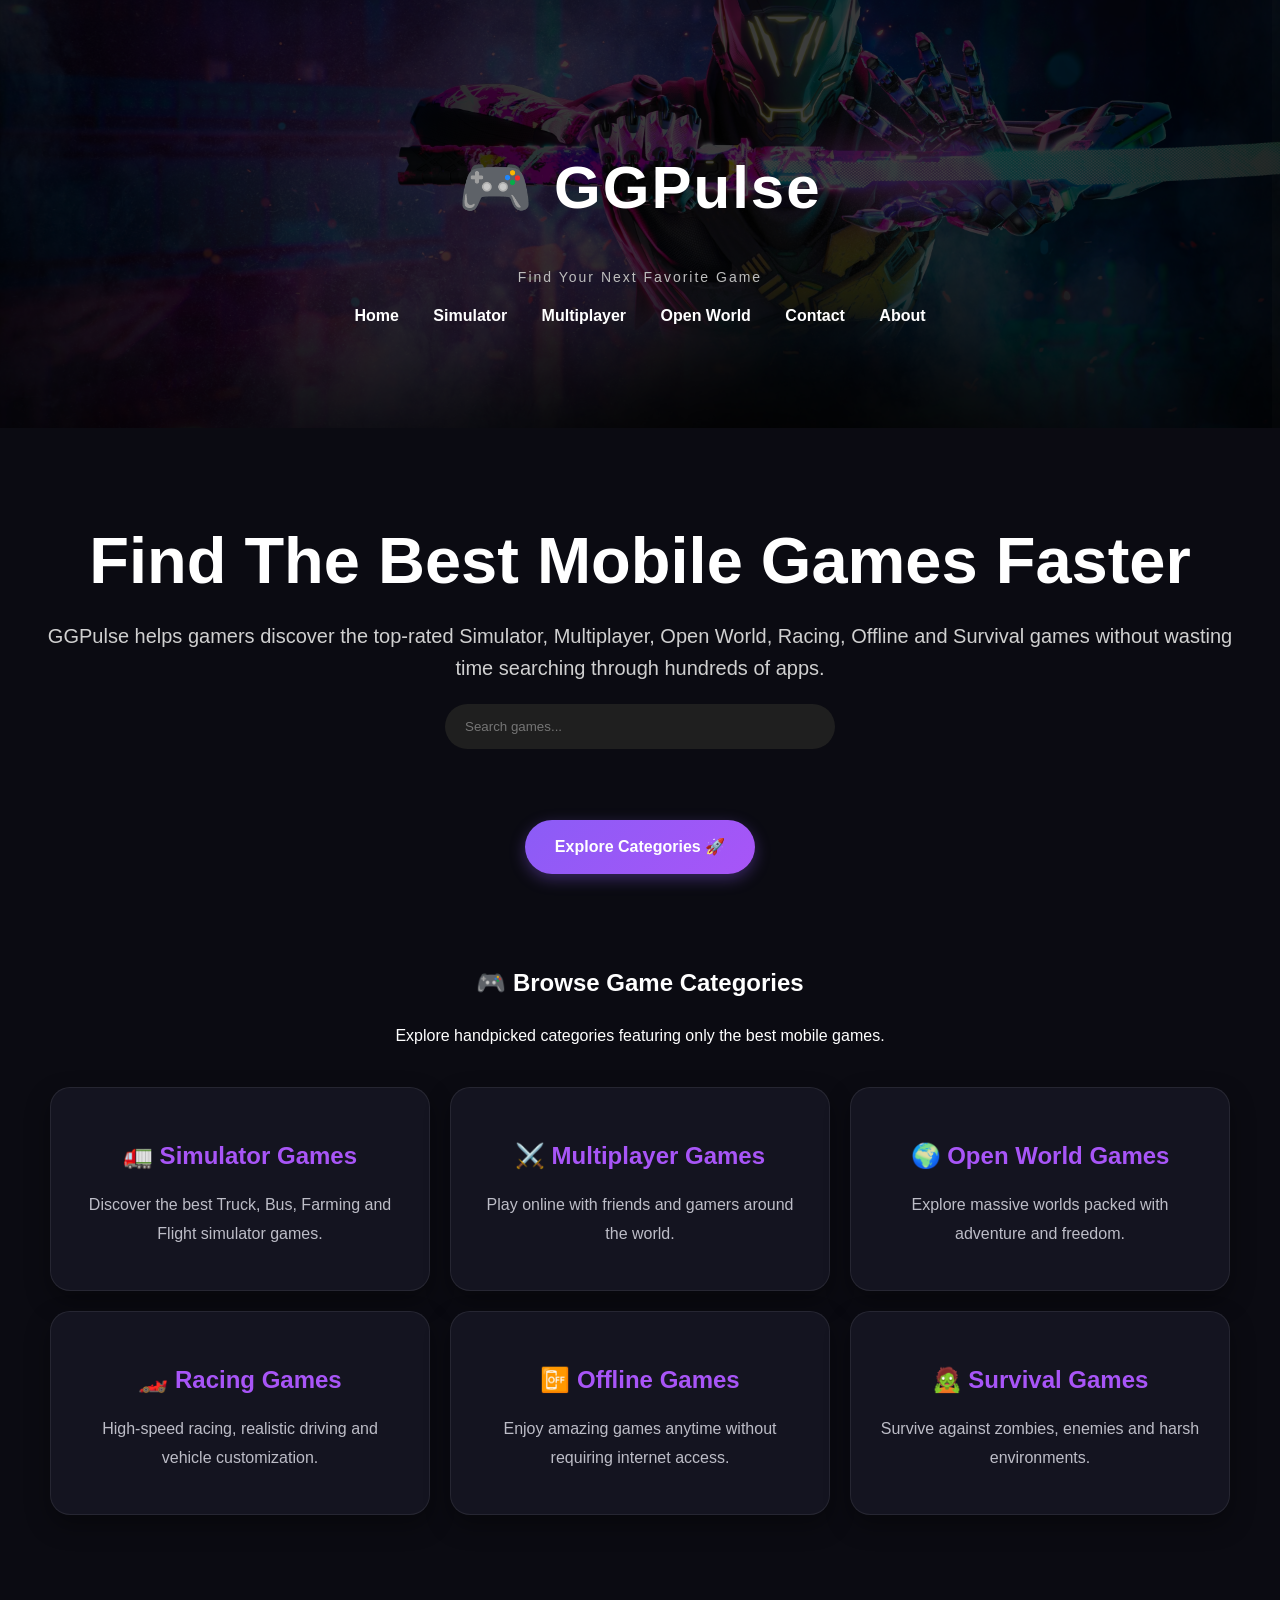
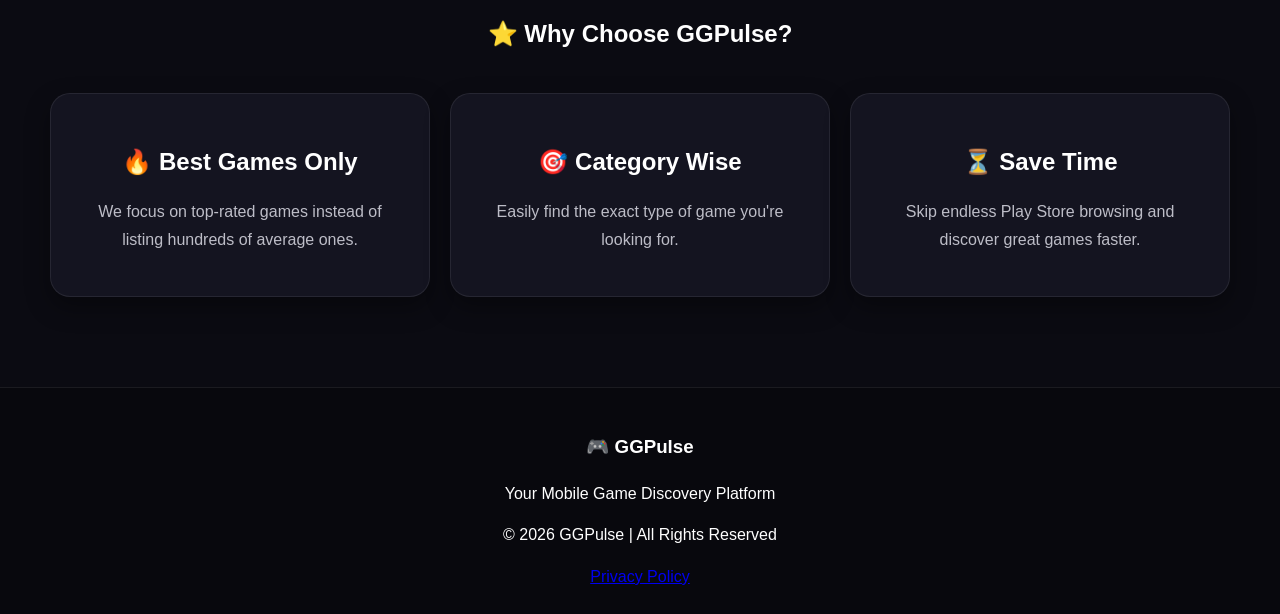
<file: index.html>
<!DOCTYPE html>
<html>
<head>
    <!-- Google tag (gtag.js) -->
<script async src="https://www.googletagmanager.com/gtag/js?id=G-76YKBPW0EF"></script>
<script>
  window.dataLayer = window.dataLayer || [];
  function gtag(){dataLayer.push(arguments);}
  gtag('js', new Date());

  gtag('config', 'G-76YKBPW0EF');
</script>
    <meta charset="UTF-8">
    <meta name="google-site-verification" content="6n55_hObLuISWmlCdFBHnaRIfezNGNiHnFcijkeArFs" />

    <title>GGPulse - Find The Best Mobile Games</title>

    <meta name="viewport" content="width=device-width, initial-scale=1.0">

    <link rel="icon" type="image/png" href="images/favicon.png">
    <link rel="stylesheet" href="css/style.css">
</head>

<body>

<header>

    <h1 class="logo">🎮 GGPulse</h1>

    <p class="tagline">
        Find Your Next Favorite Game
    </p>

    <nav>
        <a href="index.html">Home</a>
        <a href="simulator.html">Simulator</a>
        <a href="multiplayer.html">Multiplayer</a>
        <a href="openworld.html">Open World</a>
        <a href="contact.html">Contact</a>
        <a href="about.html">About</a>
    </nav>

</header>

<section class="hero-banner">

    <h2>
        Find The Best Mobile Games Faster
    </h2>

    <p>
        GGPulse helps gamers discover the top-rated
        Simulator, Multiplayer, Open World, Racing,
        Offline and Survival games without wasting
        time searching through hundreds of apps.
    </p>

    <input
        type="text"
        placeholder="Search games..."
        class="search-box"
        id="searchInput">
        <div id="searchResults"></div>

    <br><br>

    <a href="#categories" class="explore-btn">
        Explore Categories 🚀
    </a>

</section>

<section class="featured" id="categories">

    <h2>🎮 Browse Game Categories</h2>

    <p>
        Explore handpicked categories featuring only
        the best mobile games.
    </p>

    <div class="cards">

        <div class="card">
            <h3>
                <a href="simulator.html">
                    🚛 Simulator Games
                </a>
            </h3>

            <p>
                Discover the best Truck, Bus,
                Farming and Flight simulator games.
            </p>
        </div>

        <div class="card">
            <h3>
                <a href="multiplayer.html">
                    ⚔️ Multiplayer Games
                </a>
            </h3>

            <p>
                Play online with friends and gamers
                around the world.
            </p>
        </div>

        <div class="card">
            <h3>
                <a href="openworld.html">
                    🌍 Open World Games
                </a>
            </h3>

            <p>
                Explore massive worlds packed with
                adventure and freedom.
            </p>
        </div>

        <div class="card">
            <h3>
                <a href="racing.html">
                    🏎️ Racing Games
                </a>
            </h3>

            <p>
                High-speed racing, realistic driving
                and vehicle customization.
            </p>
        </div>

        <div class="card">
            <h3>
                <a href="offline.html">
                    📴 Offline Games
                </a>
            </h3>

            <p>
                Enjoy amazing games anytime without
                requiring internet access.
            </p>
        </div>

        <div class="card">
            <h3>
                <a href="survival.html">
                    🧟 Survival Games
                </a>
            </h3>

            <p>
                Survive against zombies, enemies and
                harsh environments.
            </p>
        </div>

    </div>

</section>

<section class="featured">

    <h2>⭐ Why Choose GGPulse?</h2>

    <div class="cards">

        <div class="card">
            <h3>🔥 Best Games Only</h3>
            <p>
                We focus on top-rated games instead of
                listing hundreds of average ones.
            </p>
        </div>

        <div class="card">
            <h3>🎯 Category Wise</h3>
            <p>
                Easily find the exact type of game
                you're looking for.
            </p>
        </div>

        <div class="card">
            <h3>⏳ Save Time</h3>
            <p>
                Skip endless Play Store browsing and
                discover great games faster.
            </p>
        </div>

    </div>

</section>

<footer>

    <h3>🎮 GGPulse</h3>

    <p>
        Your Mobile Game Discovery Platform
    </p>

    <p>
        © 2026 GGPulse | All Rights Reserved
    </p>

    <a href="privacy.html">Privacy Policy</a>

</footer>

<script src="js/script.js"></script>

</body>
</html>
</file>
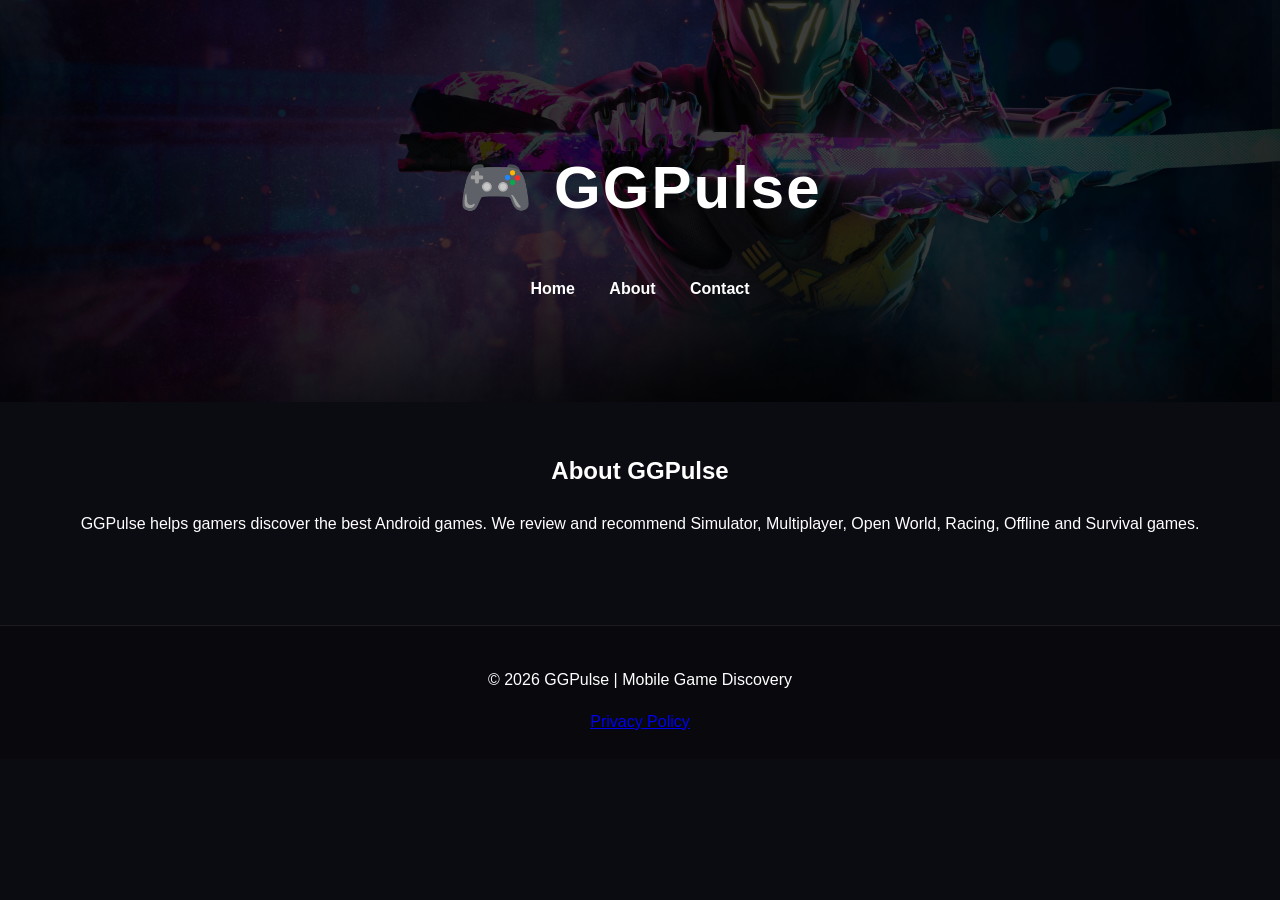
<file: about.html>
<!DOCTYPE html>
<html>
<head>
    <!-- Google tag (gtag.js) -->
<script async src="https://www.googletagmanager.com/gtag/js?id=G-76YKBPW0EF"></script>
<script>
  window.dataLayer = window.dataLayer || [];
  function gtag(){dataLayer.push(arguments);}
  gtag('js', new Date());

  gtag('config', 'G-76YKBPW0EF');
</script>
    <title>About - GGPulse</title>
    <link rel="stylesheet" href="css/style.css">
</head>
<body>

<header>
    <h1 class="logo">🎮 GGPulse</h1>

    <nav>
        <a href="index.html">Home</a>
        <a href="about.html">About</a>
        <a href="contact.html">Contact</a>
    </nav>
</header>

<section class="featured">

    <h2>About GGPulse</h2>

    <p>
        GGPulse helps gamers discover the best Android games.
        We review and recommend Simulator, Multiplayer,
        Open World, Racing, Offline and Survival games.
    </p>

</section>

<footer>
    <p>© 2026 GGPulse | Mobile Game Discovery</p>
     <a href="privacy.html">Privacy Policy</a>
</footer>

</body>
</html>
</file>
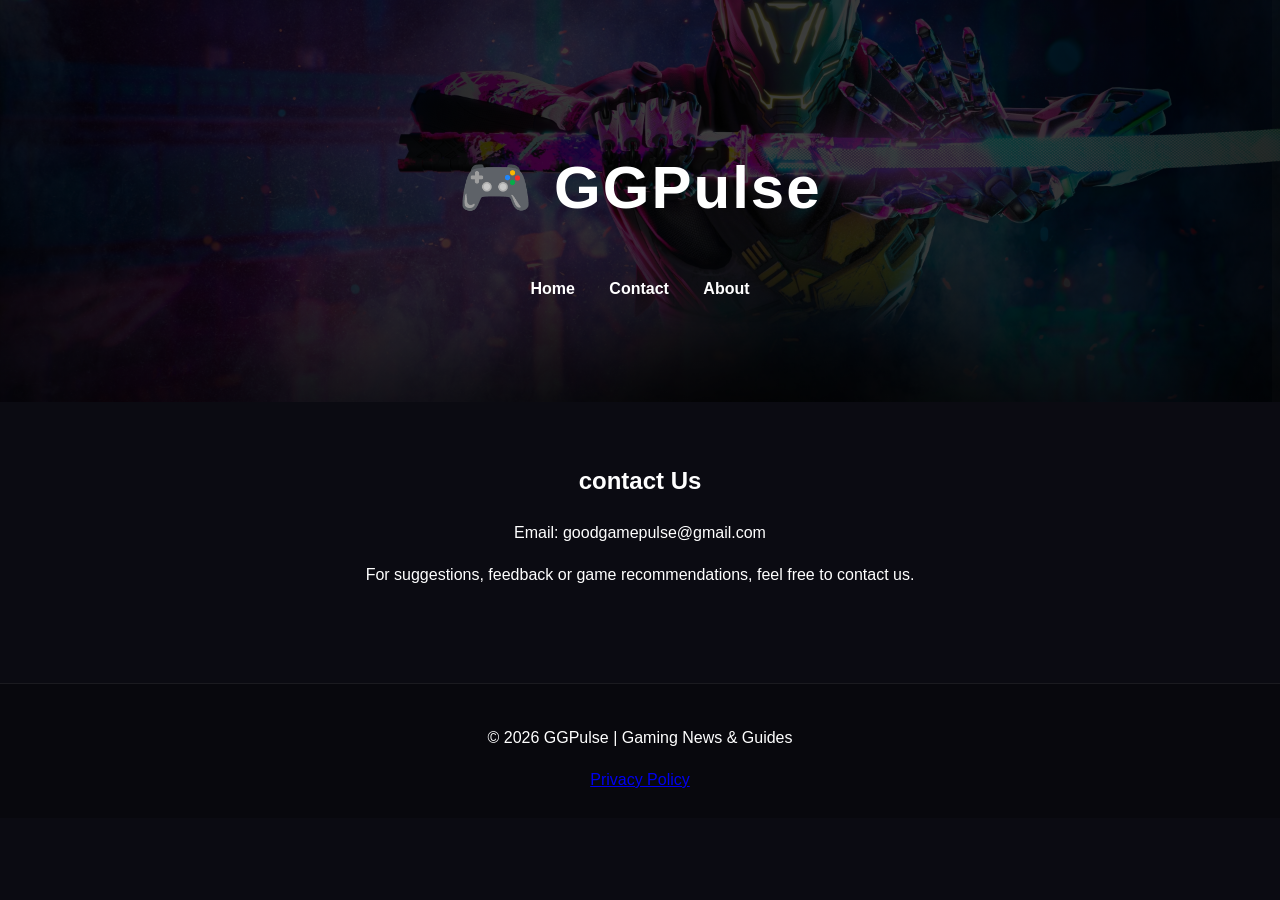
<file: contact.html>
<!DOCTYPE html>
<html>
<head>
    <!-- Google tag (gtag.js) -->
<script async src="https://www.googletagmanager.com/gtag/js?id=G-76YKBPW0EF"></script>
<script>
  window.dataLayer = window.dataLayer || [];
  function gtag(){dataLayer.push(arguments);}
  gtag('js', new Date());

  gtag('config', 'G-76YKBPW0EF');
</script>
    <title>Contact - GGPulse</title>
    <link rel="icon" type="image/png"
    href="images/favicon.png">
    <link rel="stylesheet" href="css/style.css">
</head>
<body>

<header>
    <h1 class="logo">🎮 GGPulse</h1>

    <nav>
        <a href="index.html">Home</a>
        <a href="contact.html">Contact</a>
        <a href="about.html">About</a>
    </nav>
</header>

<section class="contact-section">
    <h2>contact Us</h2>
    <p>Email: goodgamepulse@gmail.com</p>

    <p>For suggestions, feedback or game recommendations,
        feel free to contact us.</p>
</section>
<footer>
    <p>© 2026 GGPulse | Gaming News & Guides</p>
     <a href="privacy.html">Privacy Policy</a>
</footer>
</body>
</html>
</file>
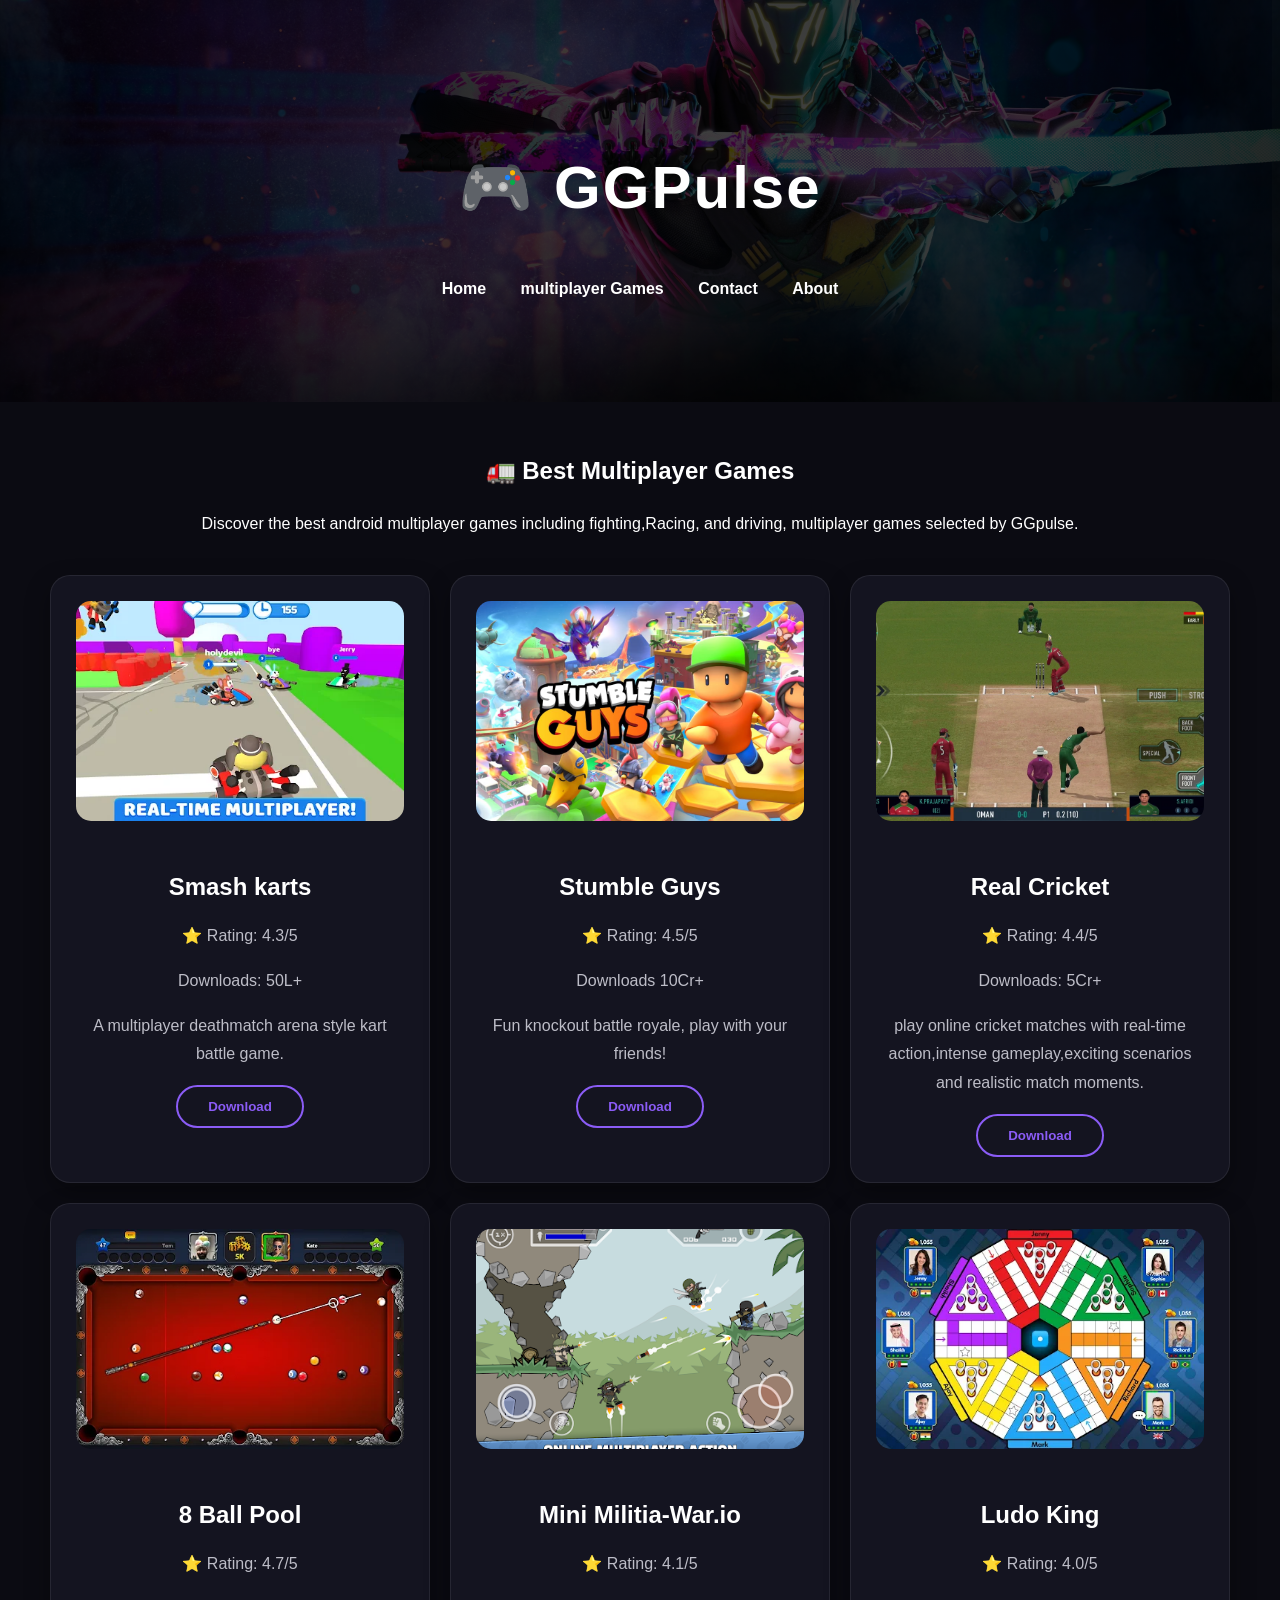
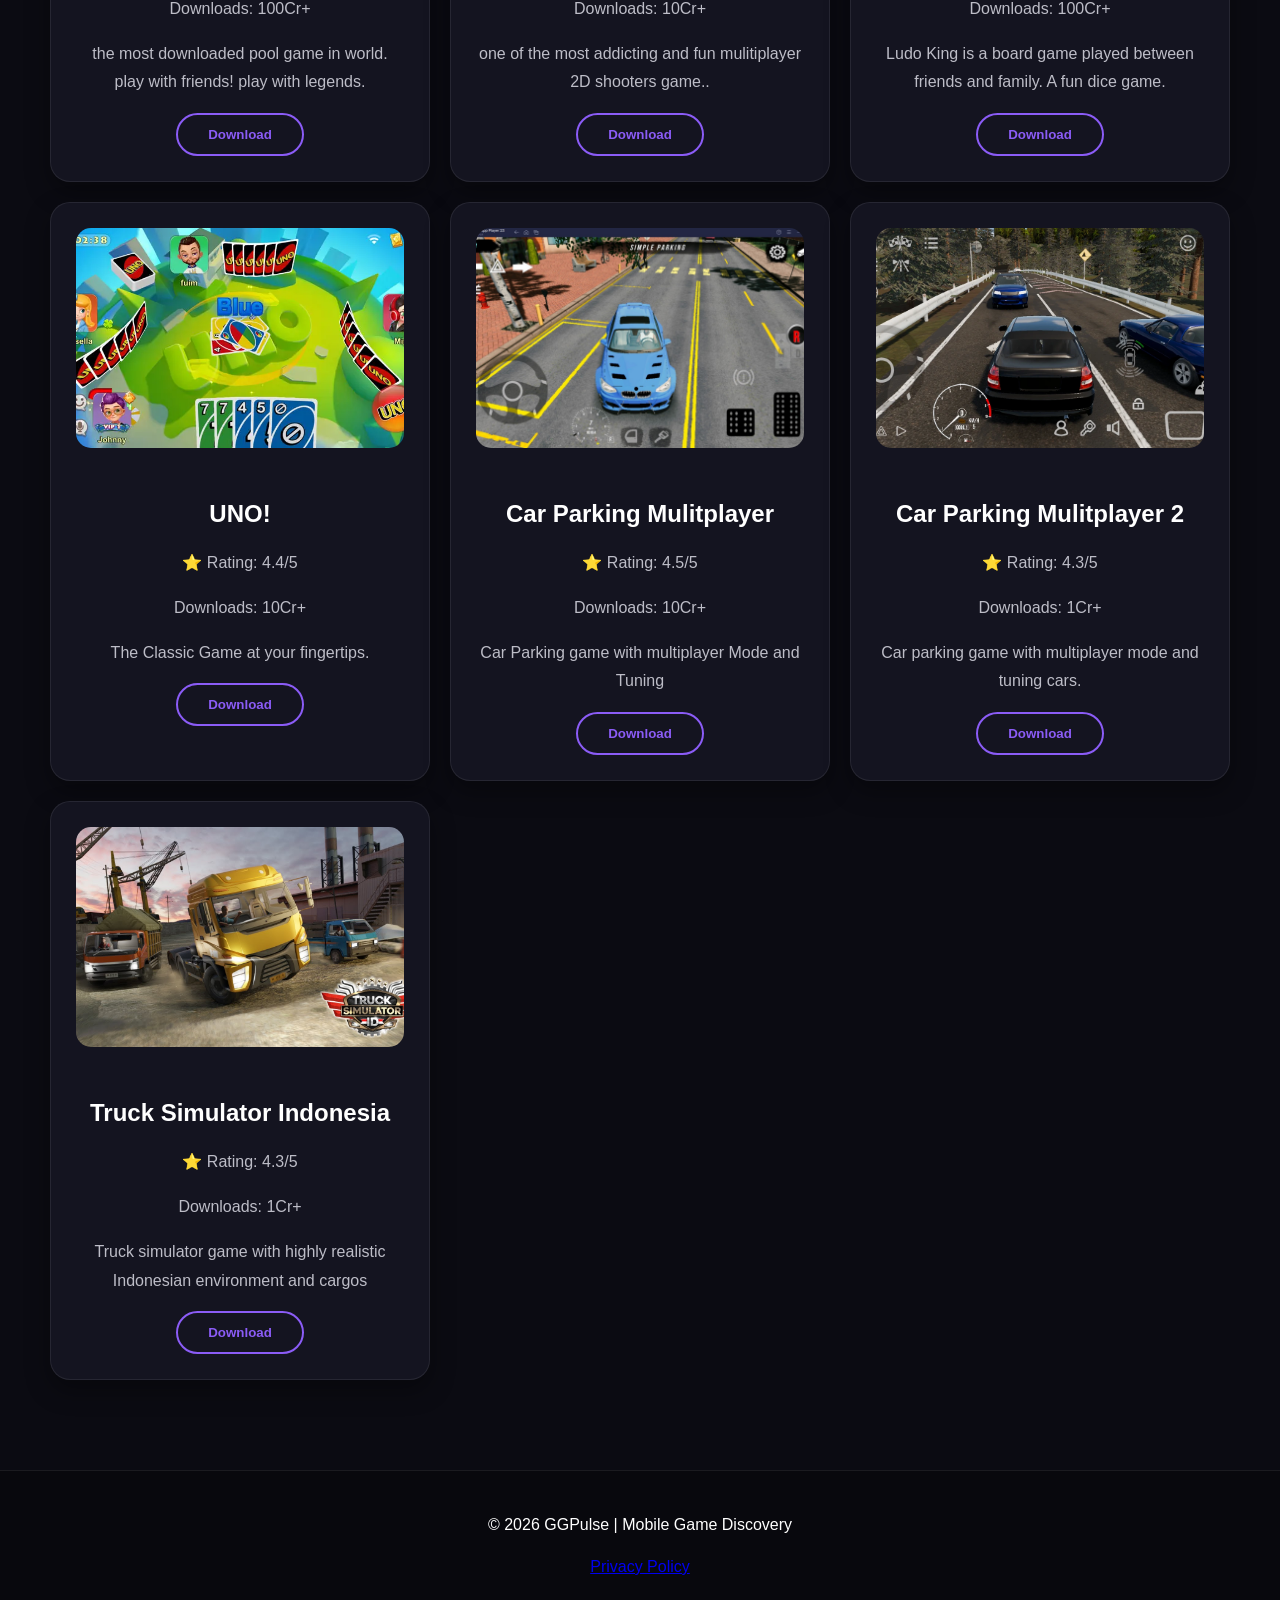
<file: multiplayer.html>
<!DOCTYPE html>
<html>
<head>
    <!-- Google tag (gtag.js) -->
<script async src="https://www.googletagmanager.com/gtag/js?id=G-76YKBPW0EF"></script>
<script>
  window.dataLayer = window.dataLayer || [];
  function gtag(){dataLayer.push(arguments);}
  gtag('js', new Date());

  gtag('config', 'G-76YKBPW0EF');
</script>
    <meta charset="UTF-8">
    <title> Best Multiplayer Games for Android | GGPulse</title>
    <meta name="description" 
    content="Find the best mulitiplayer games for 
    android to play online with friends and players worldwide.">
    <link rel="icon" type="image/png"
    href="images/favicon.png">
    <link rel="stylesheet" href="css/style.css">
</head>
<body>

<header>
    <h1 class="logo">🎮 GGPulse</h1>

    <nav>
        <a href="index.html">Home</a>
        <a href="multiplayer.html">multiplayer Games</a>
        <a href="contact.html">Contact</a>
        <a href="about.html">About</a>
    </nav>
</header>

<section class="featured">

    <h2>🚛 Best Multiplayer Games</h2>
    <p>
        Discover the best android multiplayer games including fighting,Racing,
        and driving, multiplayer games selected by GGpulse.
    </p>

    <div class="cards">

        <div class="card">
            <img src="images/smash.jpg"
         alt="Smash karts">
            <h3>Smash karts</h3>
            <p>⭐ Rating: 4.3/5</p>
            <p>Downloads: 50L+</p>
            <p>A multiplayer deathmatch arena style kart battle game.</p>
            <a href="https://play.google.com/store/apps/details?id=com.tallteam.citychase"
            target="_blank">
                <button class="download-btn">Download</button>
            </a>
        </div>

        <div class="card">
            <img src="images/stumble.jpg"
         alt="Stumble Guys">
            <h3>Stumble Guys</h3>
            <p>⭐ Rating: 4.5/5</p>
            <p>Downloads 10Cr+</p>
            <p>Fun knockout battle royale, play with your friends!</p>
            <a href="https://play.google.com/store/apps/details?id=com.kitkagames.fallbuddies"
            target="_blank">
                <button class="download-btn">Download</button>
            </a>
        </div>

        <div class="card">
            <img src="images/real.jpg"
         alt="Real Cricket">
            <h3>Real Cricket</h3>
            <p>⭐ Rating: 4.4/5</p>
            <p>Downloads: 5Cr+</p>
            <p>play online cricket matches with real-time action,intense gameplay,exciting 
                scenarios and realistic match moments.</p>
            <a href="https://play.google.com/store/apps/details?id=com.kitkagames.fallbuddies"
            target="_blank">
                <button class="download-btn">Download</button>
            </a>
        </div>

        <div class="card">
            <img src="images/8ball.jpg"
         alt="8 Ball Pool">
            <h3>8 Ball Pool</h3>
            <p>⭐ Rating: 4.7/5</p>
            <p>Downloads: 100Cr+</p>
            <p>the most downloaded pool game in world.
                play with friends! play with legends. </p>
            <a href="https://play.google.com/store/apps/details?id=com.miniclip.eightballpool"
            target="_blank">
                <button class="download-btn">Download</button>
            </a>
        </div>

         <div class="card">
            <img src="images/mini.jpg"
         alt="Mini Militia-War.io">
            <h3>Mini Militia-War.io</h3>
            <p>⭐ Rating: 4.1/5</p>
            <p>Downloads: 10Cr+</p>
            <p>one of the most addicting and fun mulitiplayer 2D shooters game..</p>
            <a href="https://play.google.com/store/apps/details?id=com.appsomniacs.da2"
            target="_blank">
                <button class="download-btn">Download</button>
            </a>
        </div>

         <div class="card">
            <img src="images/ludo.jpg"
         alt="Ludo King">
            <h3>Ludo King</h3>
            <p>⭐ Rating: 4.0/5</p>
            <p>Downloads: 100Cr+</p>
            <p>Ludo King is a board game played between friends and family. A fun dice game.</p>
            <a href="https://play.google.com/store/apps/details?id=com.appsomniacs.da2"
            target="_blank">
                <button class="download-btn">Download</button>
            </a>
        </div>

         <div class="card">
            <img src="images/uno.jpg"
         alt="UNO!">
            <h3>UNO!</h3>
            <p>⭐ Rating: 4.4/5</p>
            <p>Downloads: 10Cr+</p>
            <p>The Classic Game at your fingertips.</p>
            <a href="https://play.google.com/store/apps/details?id=com.matteljv.uno"
            target="_blank">
                <button class="download-btn">Download</button>
            </a>
        </div>

         <div class="card">
            <img src="images/carpark.jpg"
         alt="Car Parking Mulitplayer">
            <h3>Car Parking Mulitplayer</h3>
            <p>⭐ Rating: 4.5/5</p>
            <p>Downloads: 10Cr+</p>
            <p>Car Parking game with multiplayer Mode and Tuning </p>
            <a href="https://play.google.com/store/apps/details?id=com.olzhas.carparking.multyplayer"
            target="_blank">
                <button class="download-btn">Download</button>
            </a>
        </div>

        <div class="card">
             <img src="images/carpark2.jpg"
         alt="Car Parking Mulitplayer 2">
            <h3>Car Parking Mulitplayer 2</h3>
            <p>⭐ Rating: 4.3/5</p>
            <p>Downloads: 1Cr+</p>
            <p>Car parking game with multiplayer mode and tuning cars. </p>
            <a href="https://play.google.com/store/apps/details?id=com.olzhas.carparking.multyplayer2"
            target="_blank">
                <button class="download-btn">Download</button>
            </a>
        </div>

        <div class="card">
             <img src="images/truckindonesia.jpg"
         alt="Truck Simulator Indonesia">
            <h3>Truck Simulator Indonesia</h3>
            <p>⭐ Rating: 4.3/5</p>
            <p>Downloads: 1Cr+</p>
            <p>Truck simulator game with highly 
            realistic Indonesian environment and cargos</p>
            <a href="https://play.google.com/store/apps/details?id=com.maleo.trucksimulatorid"
            target="_blank">
                <button class="download-btn">Download</button>
            </a>
        </div>

    </div>

</section>

<footer>
    <p>© 2026 GGPulse | Mobile Game Discovery</p>
     <a href="privacy.html">Privacy Policy</a>
</footer>

</body>
</html>
</file>
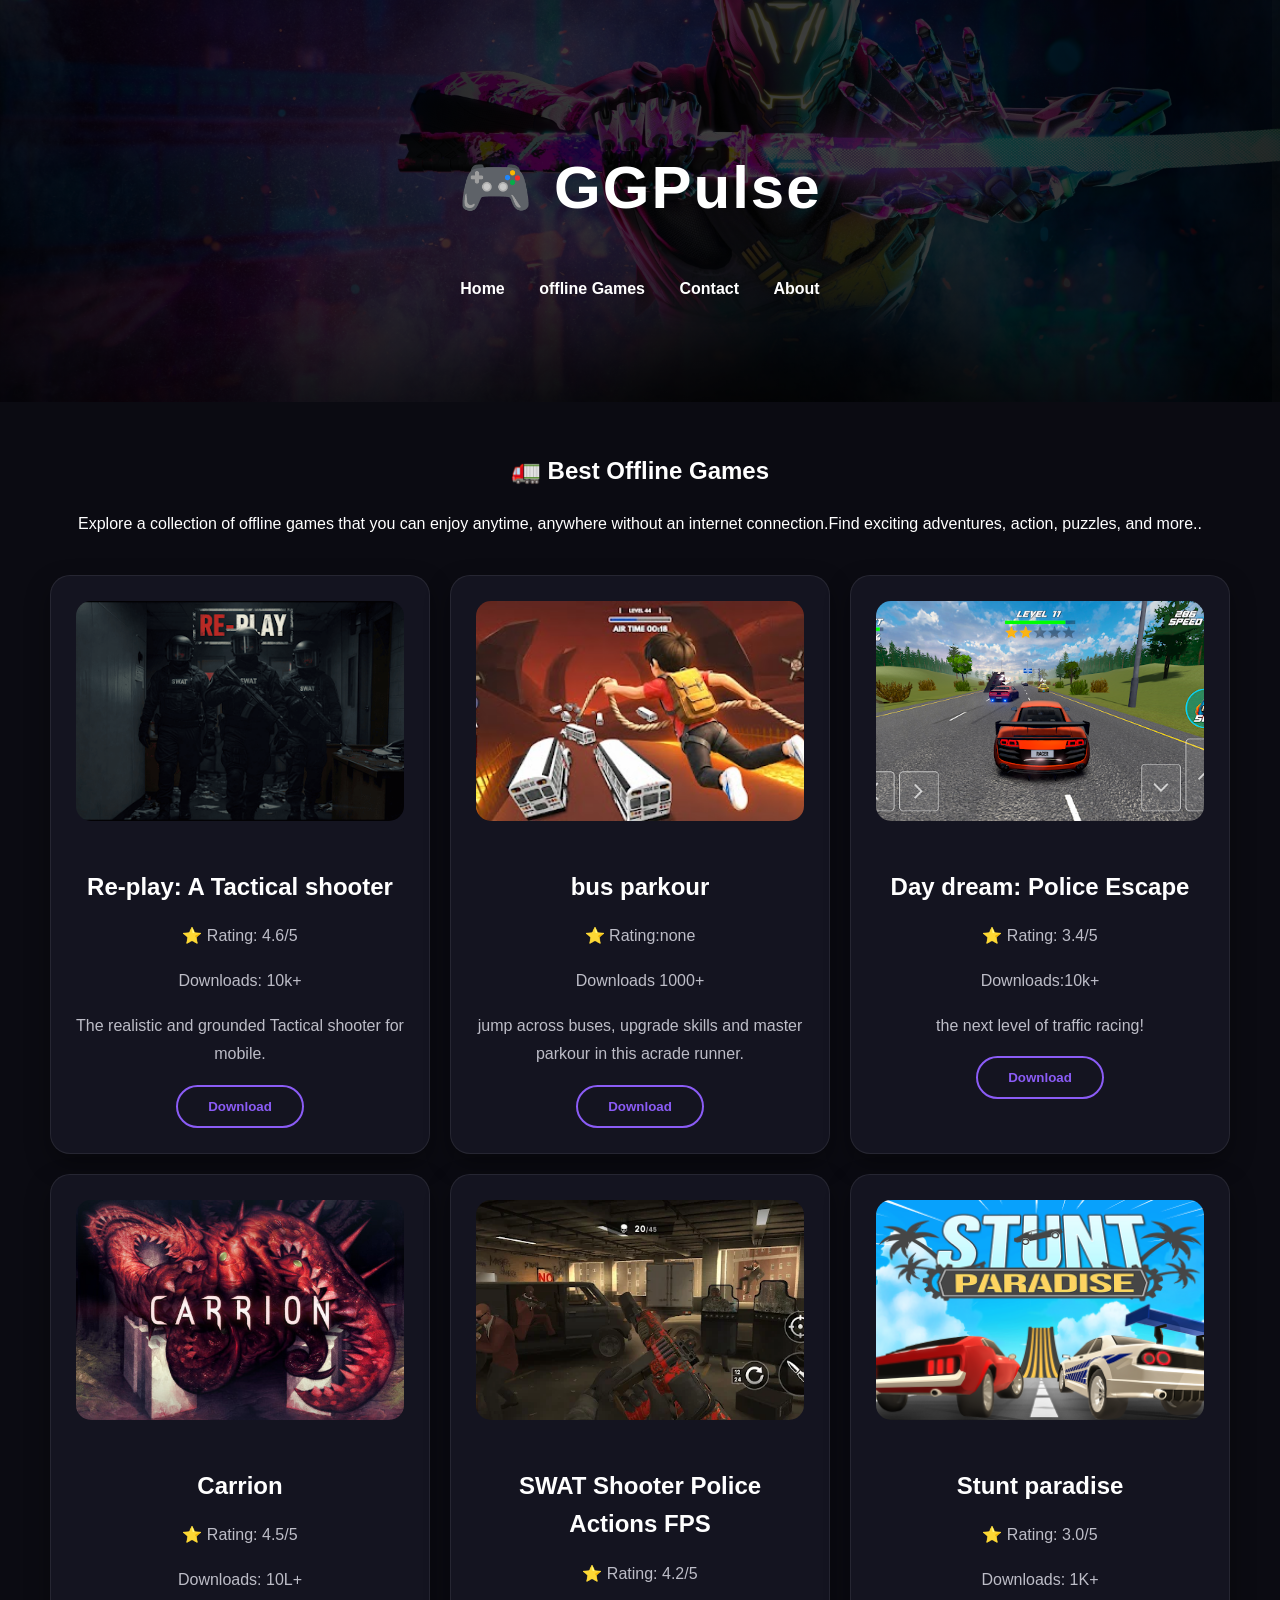
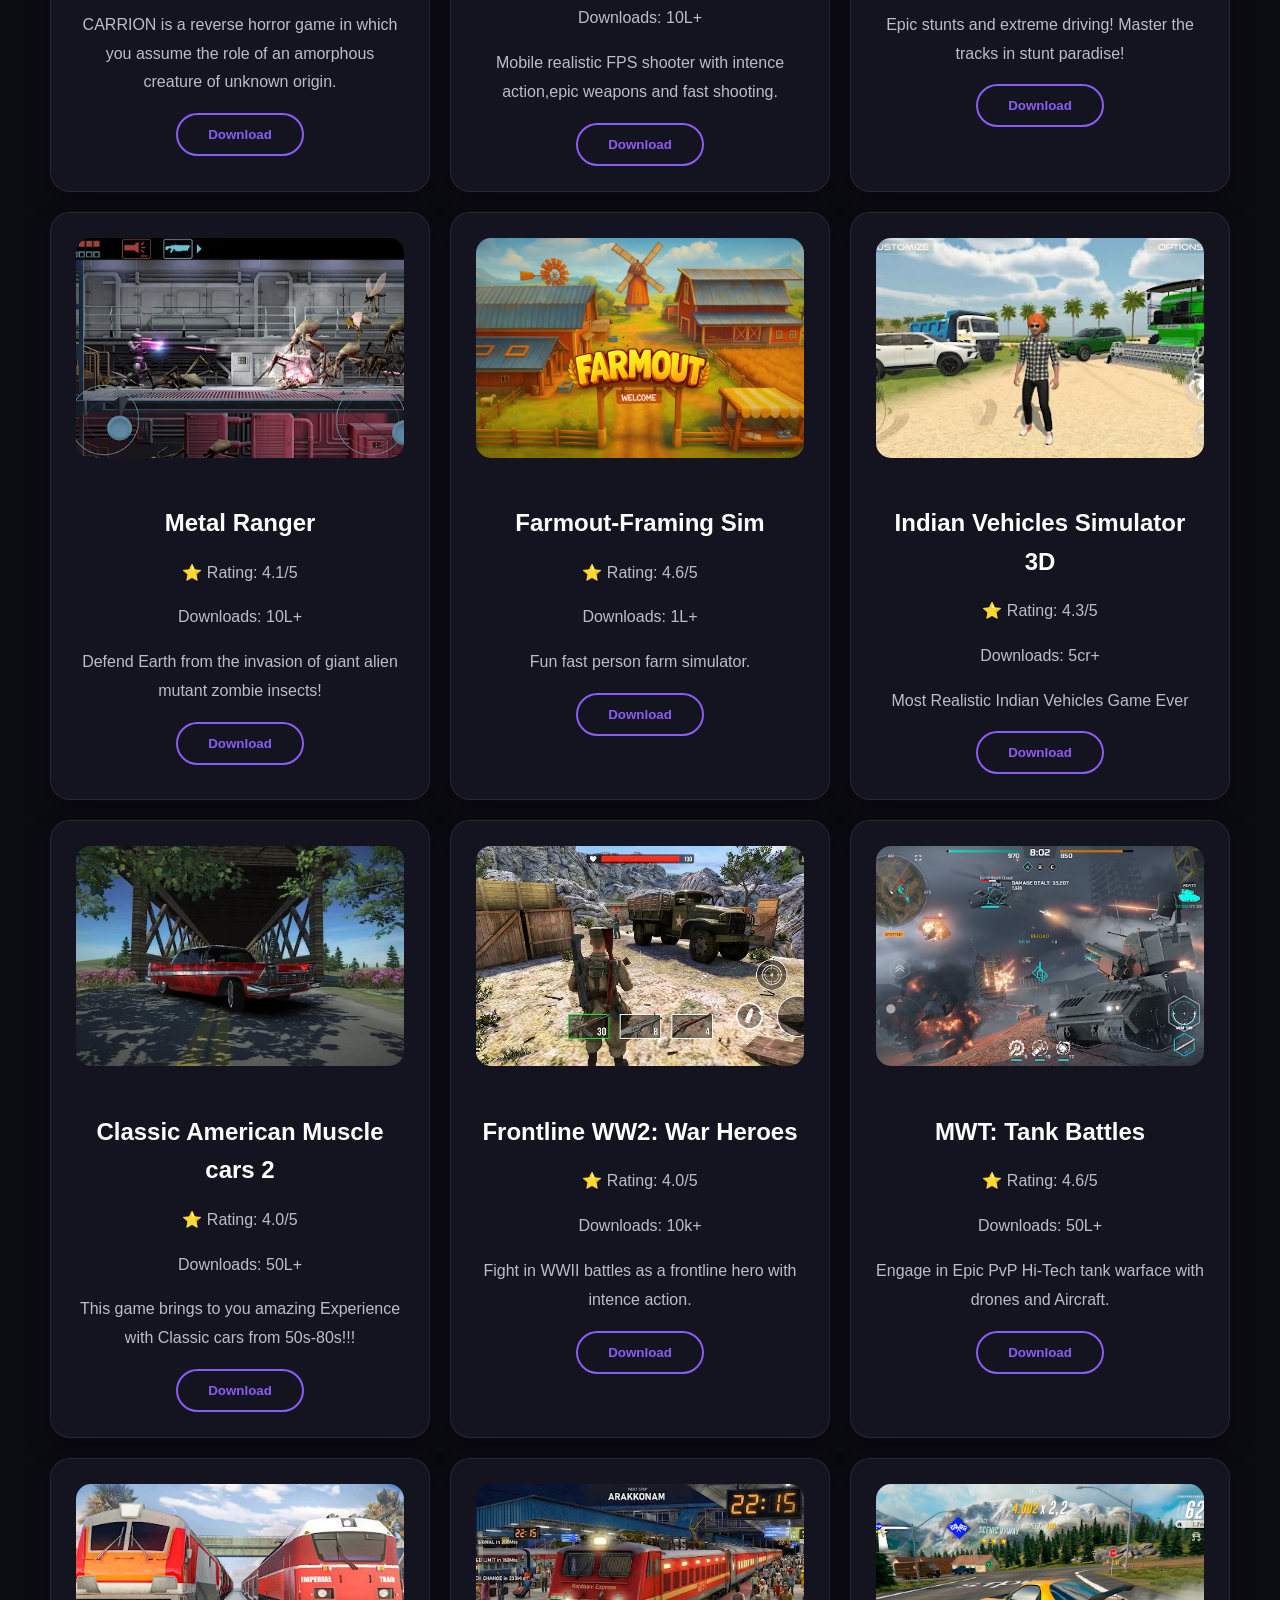
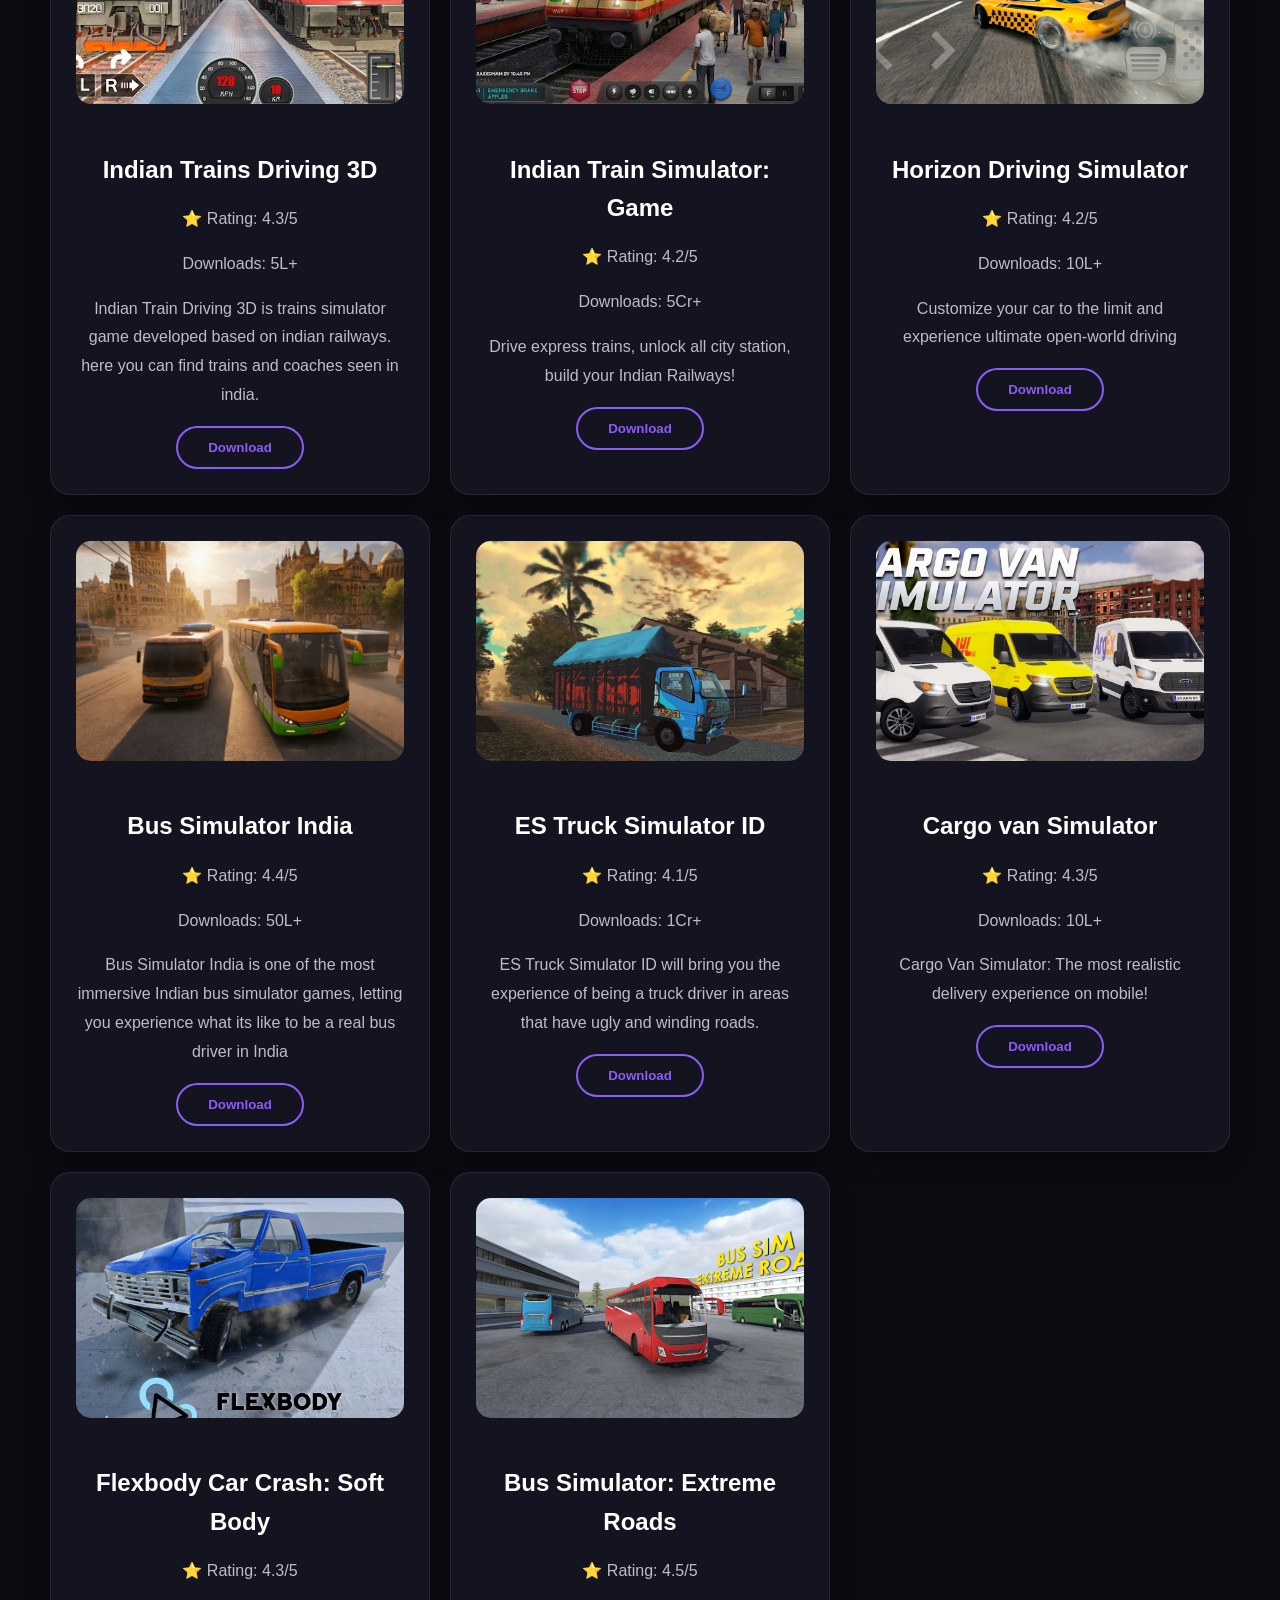
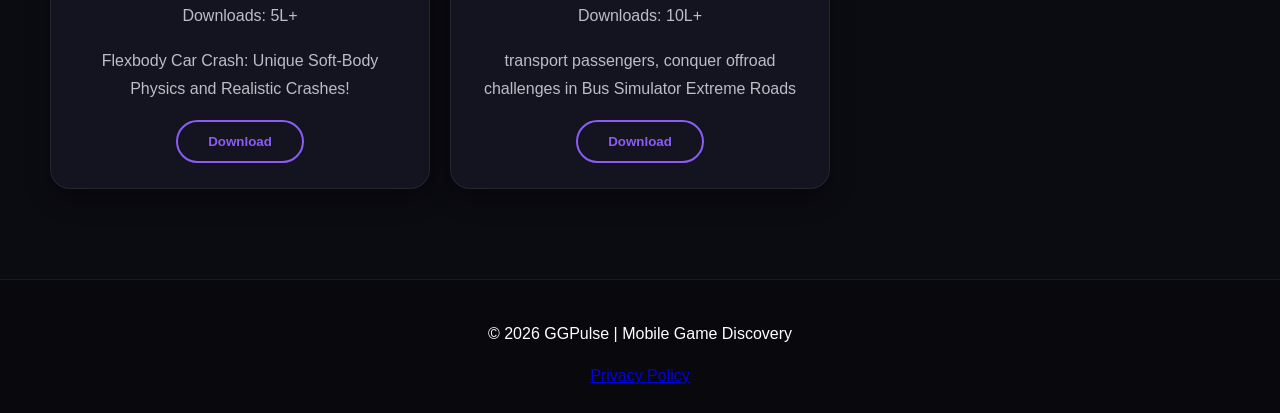
<file: offline.html>
<!DOCTYPE html>
<html>
<head>
    <!-- Google tag (gtag.js) -->
<script async src="https://www.googletagmanager.com/gtag/js?id=G-76YKBPW0EF"></script>
<script>
  window.dataLayer = window.dataLayer || [];
  function gtag(){dataLayer.push(arguments);}
  gtag('js', new Date());

  gtag('config', 'G-76YKBPW0EF');
</script>
    <meta charset="UTF-8">
    <title>Best Offline Games for Android | GGPulse</title>
     <meta name="description" 
    content="Find the best offline Android games
    that can be played without internet.">
    <link rel="icon" type="image/png"
    href="images/favicon.png">
    <link rel="stylesheet" href="css/style.css">
</head>
<body>

<header>
    <h1 class="logo">🎮 GGPulse</h1>

    <nav>
        <a href="index.html">Home</a>
        <a href="offline.html">offline Games</a>
        <a href="contact.html">Contact</a>
        <a href="about.html">About</a>
    </nav>
</header>

<section class="featured">

    <h2>🚛 Best Offline Games</h2>
    <p>
        Explore a collection of offline games that you can enjoy anytime, anywhere
         without an internet connection.Find exciting adventures, action, puzzles, and more..
    </p>

    <div class="cards">

        <div class="card">
            <img src="images/replay.jpg"
         alt="Re-play: A Tactical shooter">
            <h3>Re-play: A Tactical shooter</h3>
            <p>⭐ Rating: 4.6/5</p>
            <p>Downloads: 10k+</p>
            <p>The realistic and grounded Tactical shooter for mobile.</p>
            <a href="https://play.google.com/store/apps/details?id=com.gamedevme.replay"
            target="_blank">
                <button class="download-btn">Download</button>
            </a>
        </div>

        <div class="card">
            <img src="images/busparkour.jpg"
         alt="bus parkour">
            <h3>bus parkour</h3>
            <p>⭐ Rating:none </p>
            <p>Downloads 1000+</p>
            <p>jump across buses, upgrade skills and master parkour in this acrade runner.</p>
            <a href="https://play.google.com/store/apps/details?id=com.gamebiz.busparkour"
            target="_blank">
                <button class="download-btn">Download</button>
            </a>
        </div>

        <div class="card">
            <img src="images/daydream.jpg"
         alt="Day dream: Police Escape">
            <h3>Day dream: Police Escape</h3>
            <p>⭐ Rating: 3.4/5</p>
            <p>Downloads:10k+</p>
            <p>the next level of traffic racing!</p>
            <a href="https://play.google.com/store/apps/details?id=me.nbsh.daydream"
            target="_blank">
                <button class="download-btn">Download</button>
            </a>
        </div>

        <div class="card">
            <img src="images/carrion.jpg"
         alt="Carrion">
            <h3>Carrion</h3>
            <p>⭐ Rating: 4.5/5</p>
            <p>Downloads: 10L+</p>
            <p>CARRION is a reverse horror game in which you assume the
             role of an amorphous creature of unknown origin.</p>
            <a href="https://play.google.com/store/apps/details?id=com.devolverdigital.carrion"
            target="_blank">
                <button class="download-btn">Download</button>
            </a>
        </div>
         <div class="card">
            <img src="images/swat.jpg"
         alt="SWAT Shooter Police Actions FPS">
            <h3>SWAT Shooter Police Actions FPS</h3>
            <p>⭐ Rating: 4.2/5</p>
            <p>Downloads: 10L+</p>
            <p>Mobile realistic FPS shooter with intence action,epic weapons and fast shooting.</p>
            <a href="https://play.google.com/store/apps/details?id=swat.shooter.fps"
            target="_blank">
                <button class="download-btn">Download</button>
            </a>
        </div>
         <div class="card">
            <img src="images/stunt.jpg"
         alt="Stunt paradise">
            <h3>Stunt paradise</h3>
            <p>⭐ Rating: 3.0/5</p>
            <p>Downloads: 1K+</p>
            <p>Epic stunts and extreme driving! Master the tracks in stunt paradise!</p>
            <a href="https://play.google.com/store/apps/details?id=com.brinemedia.stuntparadise"
            target="_blank">
                <button class="download-btn">Download</button>
            </a>
        </div>
         <div class="card">
            <img src="images/metal.jpg"
         alt="Metal Ranger">
            <h3>Metal Ranger</h3>
            <p>⭐ Rating: 4.1/5</p>
            <p>Downloads: 10L+</p>
            <p>Defend Earth from the invasion of giant alien mutant zombie insects!</p>
            <a href="https://play.google.com/store/apps/details?id=com.ziganshin.metalranger"
            target="_blank">
                <button class="download-btn">Download</button>
            </a>
        </div>
         <div class="card">
            <img src="images/farmout.jpg"
         alt="Farmout-Framing Sim">
            <h3>Farmout-Framing Sim</h3>
            <p>⭐ Rating: 4.6/5</p>
            <p>Downloads: 1L+</p>
            <p>Fun fast person farm simulator.</p>
            <a href="https://play.google.com/store/apps/details?id=farm.sim.games"
            target="_blank">
                <button class="download-btn">Download</button>
            </a>
        </div>
        <div class="card">
             <img src="images/indianveh.jpg"
         alt="Indian Vehicles Simulator 3D">
            <h3>Indian Vehicles Simulator 3D</h3>
            <p>⭐ Rating: 4.3/5</p>
            <p>Downloads: 5cr+</p>
            <p>Most Realistic Indian Vehicles Game Ever</p>
            <a href="https://play.google.com/store/apps/details?id=com.ANGamingStudio.IndianVehiclesSimulator3d"
            target="_blank">
                <button class="download-btn">Download</button>
            </a>
        </div>

         <div class="card">
             <img src="images/classic.jpg"
         alt="Classic American Muscle cars 2">
            <h3>Classic American Muscle cars 2</h3>
            <p>⭐ Rating: 4.0/5</p>
            <p>Downloads: 50L+</p>
            <p>This game brings to you amazing Experience with Classic cars from 50s-80s!!!</p>
            <a href="https://play.google.com/store/apps/details?id=com.Dominik.KotlarUSAMCS2"
            target="_blank">
                <button class="download-btn">Download</button>
            </a>
        </div>

        <div class="card">
             <img src="images/front.jpg"
         alt="Frontline WW2: War Heroes">
            <h3>Frontline WW2: War Heroes</h3>
            <p>⭐ Rating: 4.0/5</p>
            <p>Downloads: 10k+</p>
            <p>Fight in WWII battles as a frontline hero with intence action.</p>
            <a href="https://play.google.com/store/apps/details?id=com.frontline.war.heroes"
            target="_blank">
                <button class="download-btn">Download</button>
            </a>
        </div>

          <div class="card">
             <img src="images/mwt.jpg"
         alt="MWT: Tank Battles">
            <h3>MWT: Tank Battles</h3>
            <p>⭐ Rating: 4.6/5</p>
            <p>Downloads: 50L+</p>
            <p>Engage in Epic PvP Hi-Tech tank warface with drones and Aircraft.</p>
            <a href="https://play.google.com/store/apps/details?id=com.Shooter.ModernWarfront"
            target="_blank">
                <button class="download-btn">Download</button>
            </a>
        </div>

         <div class="card">
             <img src="images/indiantrain.jpg"
         alt="Indian Trains Driving 3D">
            <h3>Indian Trains Driving 3D</h3>
            <p>⭐ Rating: 4.3/5</p>
            <p>Downloads: 5L+</p>
            <p>Indian Train Driving 3D is trains simulator game developed based on
             indian railways. here you can find trains and coaches seen in india.</p>
            <a href="https://play.google.com/store/apps/details?id=com.BusinessIndia.IndianTrainDriving3D"
            target="_blank">
                <button class="download-btn">Download</button>
            </a>
        </div>

         <div class="card">
             <img src="images/railway.jpg"
         alt="Indian Train Simulator: Game">
            <h3>Indian Train Simulator: Game</h3>
            <p>⭐ Rating: 4.2/5</p>
            <p>Downloads: 5Cr+</p>
            <p>Drive express trains, unlock all city station,
             build your Indian Railways!</p>
            <a href="https://play.google.com/store/apps/details?id=com.HighbrowInteractive.IndianTrainSim"
            target="_blank">
                <button class="download-btn">Download</button>
            </a>
        </div>

          <div class="card">
             <img src="images/horizon.jpg"
         alt="Horizon Driving Simulator">
            <h3>Horizon Driving Simulator</h3>
            <p>⭐ Rating: 4.2/5</p>
            <p>Downloads: 10L+</p>
            <p>Customize your car to the limit and
             experience ultimate open-world driving</p>
            <a href="https://play.google.com/store/apps/details?id=com.jmgamestudios.horizon.driving.simulator"
            target="_blank">
                <button class="download-btn">Download</button>
            </a>
        </div>

         <div class="card">
             <img src="images/bussimindia.jpg"
         alt="Bus Simulator India">
            <h3>Bus Simulator India</h3>
            <p>⭐ Rating: 4.4/5</p>
            <p>Downloads: 50L+</p>
            <p>Bus Simulator India is one of the most immersive Indian bus simulator
            games, letting you experience what its like to be a real bus driver in India</p>
            <a href="https://play.google.com/store/apps/details?id=com.maleo.bussimulatorin"
            target="_blank">
                <button class="download-btn">Download</button>
            </a>
        </div>

         <div class="card">
             <img src="images/estruck.jpg"
         alt="ES Truck Simulator ID">
            <h3>ES Truck Simulator ID</h3>
            <p>⭐ Rating: 4.1/5</p>
            <p>Downloads: 1Cr+</p>
            <p>ES Truck Simulator ID will bring you the experience of being 
             a truck driver in areas that have ugly and winding roads.</p>
            <a href="https://play.google.com/store/apps/details?id=com.Esproject.ESTS"
            target="_blank">
                <button class="download-btn">Download</button>
            </a>
        </div>

         <div class="card">
             <img src="images/cargo.jpg"
         alt="Cargo van Simulator">
            <h3>Cargo van Simulator</h3>
            <p>⭐ Rating: 4.3/5</p>
            <p>Downloads: 10L+</p>
            <p>Cargo Van Simulator: The most realistic delivery experience on mobile!</p>
            <a href="https://play.google.com/store/apps/details?id=com.ArnogyGames.CargoVanSimulator"
            target="_blank">
                <button class="download-btn">Download</button>
            </a>
        </div>

        <div class="card">
             <img src="images/flexbody.jpg"
         alt="Flexbody Car Crash: Soft Body">
            <h3>Flexbody Car Crash: Soft Body</h3>
            <p>⭐ Rating: 4.3/5</p>
            <p>Downloads: 5L+</p>
            <p>Flexbody Car Crash: Unique Soft-Body Physics and Realistic Crashes!</p>
            <a href="https://play.google.com/store/apps/details?id=com.LiquidoxGames.FlexbodyEngine&hl=en_IN"
            target="_blank">
                <button class="download-btn">Download</button>
            </a>
        </div>

         <div class="card">
             <img src="images/bussimextreme.jpg"
         alt="Bus Simulator: Extreme Roads">
            <h3>Bus Simulator: Extreme Roads</h3>
            <p>⭐ Rating: 4.5/5</p>
            <p>Downloads: 10L+</p>
            <p>transport passengers, conquer offroad challenges in Bus Simulator Extreme Roads</p>
            <a href="https://play.google.com/store/search?q=Bus+Simulator+Extreme+Roads&c=apps&hl=en_IN"
            target="_blank">
                <button class="download-btn">Download</button>
            </a>
        </div>


    </div>

</section>

<footer>
    <p>© 2026 GGPulse | Mobile Game Discovery</p>
     <a href="privacy.html">Privacy Policy</a>
</footer>

</body>
</html>
</file>
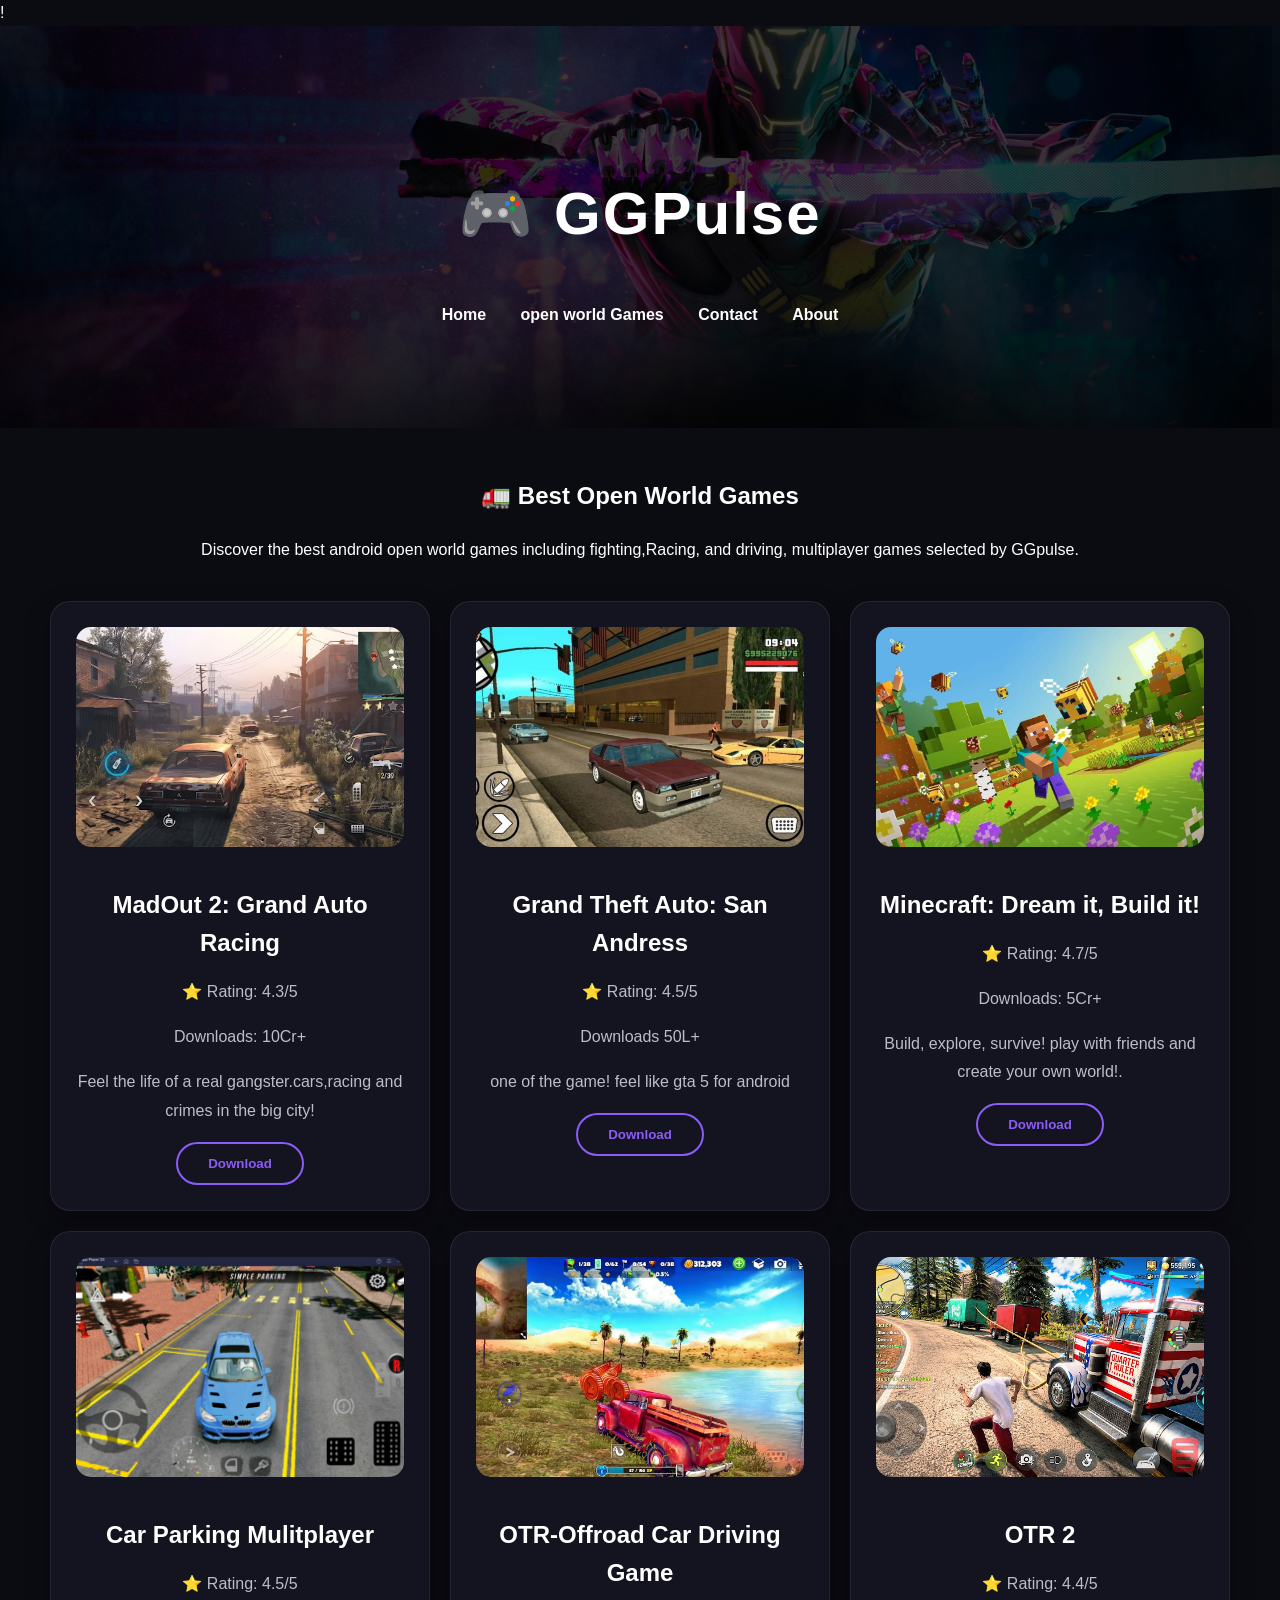
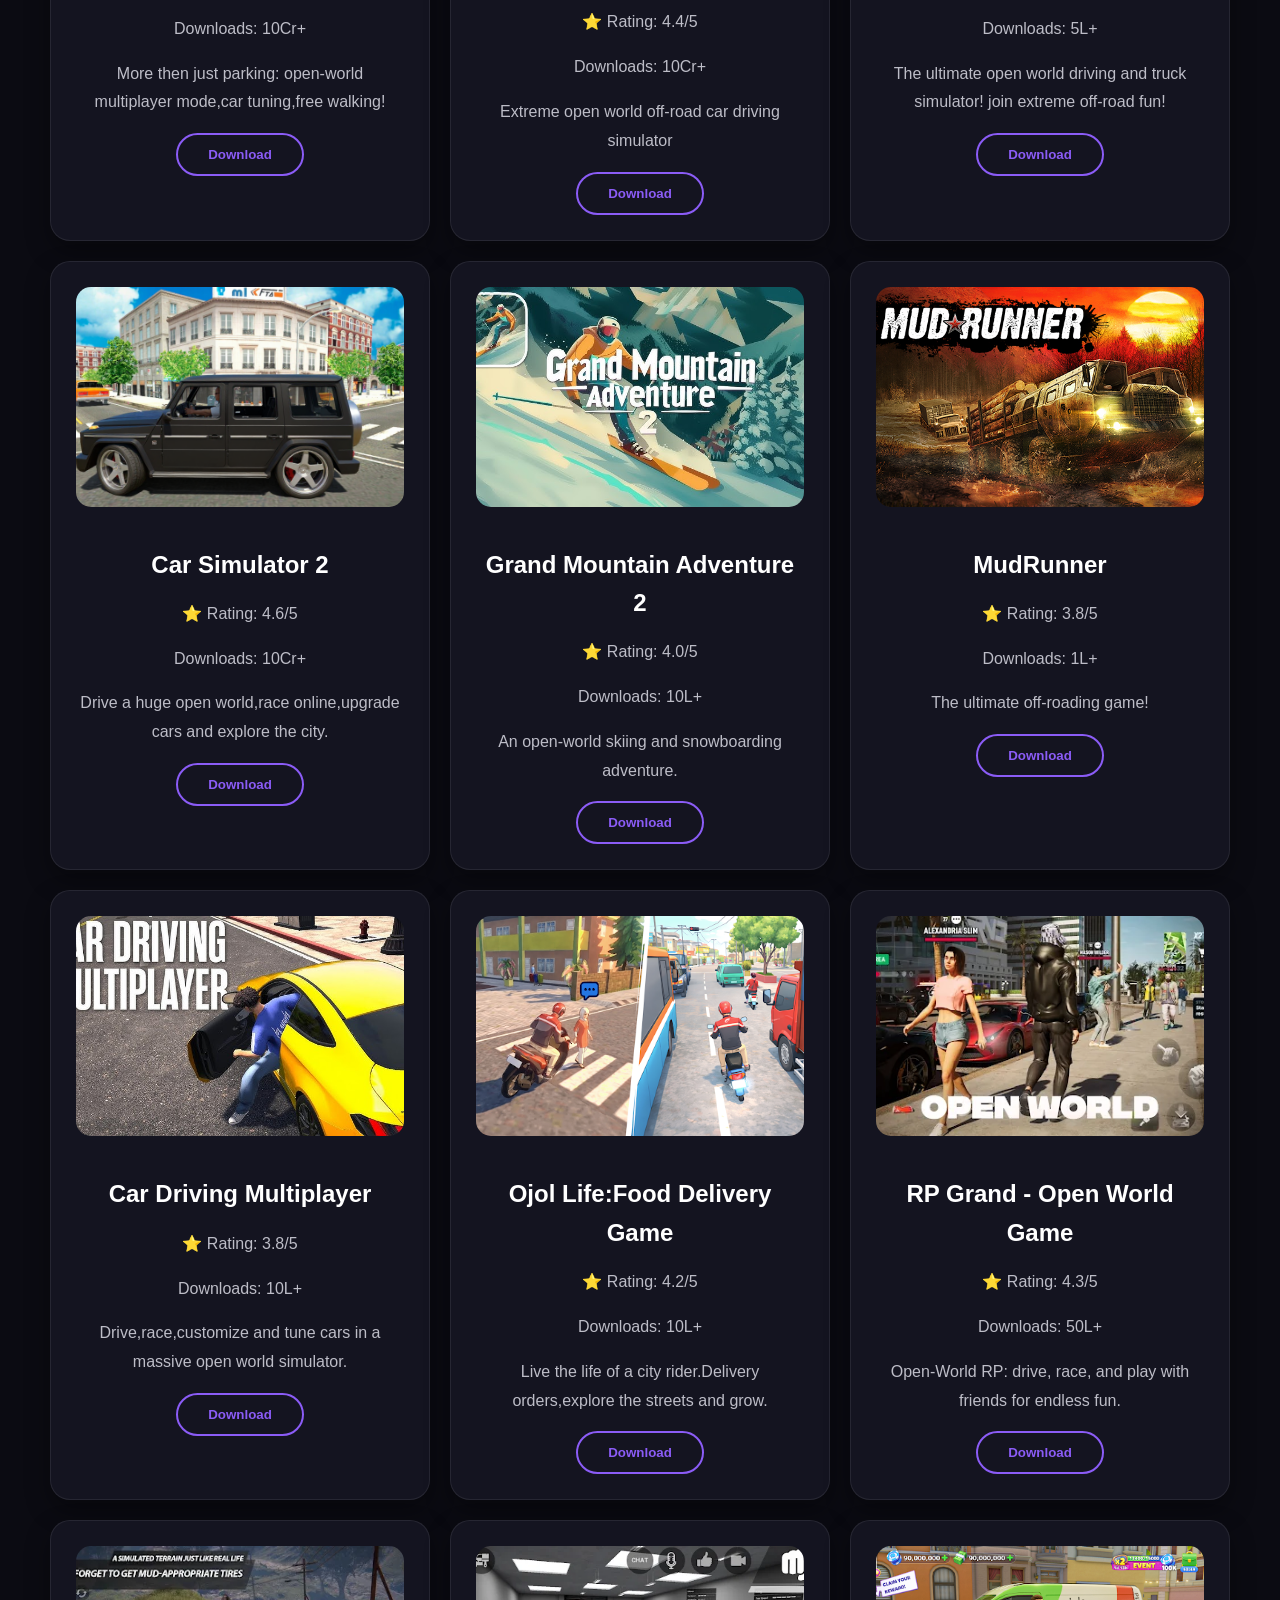
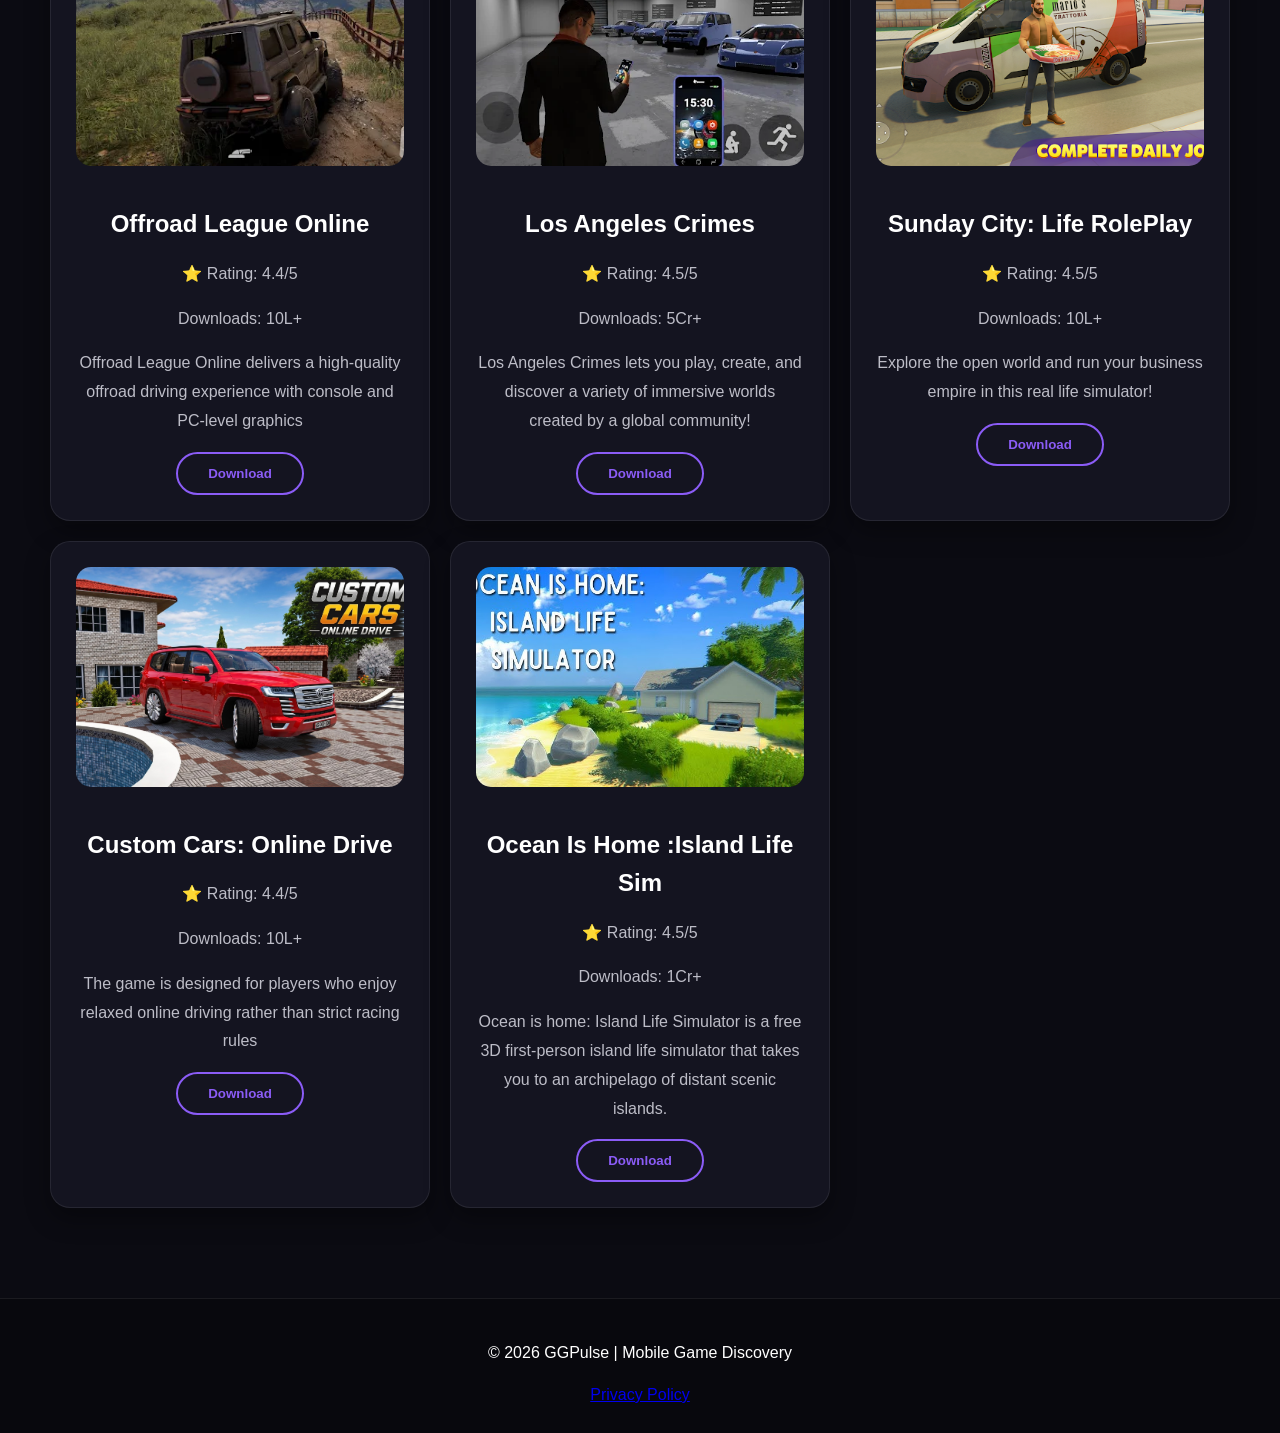
<file: openworld.html>
!<DOCTYPE html>
<html>
<head>
    <!-- Google tag (gtag.js) -->
<script async src="https://www.googletagmanager.com/gtag/js?id=G-76YKBPW0EF"></script>
<script>
  window.dataLayer = window.dataLayer || [];
  function gtag(){dataLayer.push(arguments);}
  gtag('js', new Date());

  gtag('config', 'G-76YKBPW0EF');
</script>
    <meta charset="UTF-8">
    <title> Best Open World Games for Android | GGPulse</title>
    <meta name="description" 
    content="Explore the best open world games
     for android with huge maps and exciting adventures.">
    <link rel="icon" type="image/png"
    href="images/favicon.png">
    <link rel="stylesheet" href="css/style.css">
</head>
<body>

<header>
    <h1 class="logo">🎮 GGPulse</h1>

    <nav>
        <a href="index.html">Home</a>
        <a href="Open World.html">open world Games</a>
        <a href="contact.html">Contact</a>
        <a href="about.html">About</a>
    </nav>
</header>

<section class="featured">

    <h2>🚛 Best Open World Games</h2>
    <p>
        Discover the best android open world games including fighting,Racing,
        and driving, multiplayer games selected by GGpulse.
    </p>

    <div class="cards">

        <div class="card">
             <img src="images/madout.jpg"
         alt="MadOut 2: Grand Auto Racing">
            <h3>MadOut 2: Grand Auto Racing</h3>
            <p>⭐ Rating: 4.3/5</p>
            <p>Downloads: 10Cr+</p>
            <p>Feel the life of a real gangster.cars,racing and crimes in the big city!</p>
            <a href="https://play.google.com/store/apps/details?id=com.MadOut.BIG"
            target="_blank">
                <button class="download-btn">Download</button>
            </a>
        </div>

        <div class="card">
             <img src="images/gta.jpg"
         alt="Grand Theft Auto: San Andress">
            <h3>Grand Theft Auto: San Andress</h3>
            <p>⭐ Rating: 4.5/5</p>
            <p>Downloads 50L+</p>
            <p>one of the game! feel like gta 5 for android </p>
            <a href="https://play.google.com/store/apps/details?id=com.rockstargames.gtasa"
            target="_blank">
                <button class="download-btn">Download</button>
            </a>
        </div>

        <div class="card">
             <img src="images/minecraft.jpg"
         alt="Minecraft: Dream it, Build it!">
            <h3>Minecraft: Dream it, Build it!</h3>
            <p>⭐ Rating: 4.7/5</p>
            <p>Downloads: 5Cr+</p>
            <p>Build, explore, survive! play with friends and create your own world!.</p>
            <a href="https://play.google.com/store/apps/details?id=com.mojang.minecraftpe"
            target="_blank">
                <button class="download-btn">Download</button>
            </a>
        </div>

        <div class="card">
             <img src="images/carpark.jpg"
         alt="Car Parking Mulitplayer">
            <h3>Car Parking Mulitplayer</h3>
            <p>⭐ Rating: 4.5/5</p>
            <p>Downloads: 10Cr+</p>
            <p>More then just parking: open-world multiplayer mode,car tuning,free walking! </p>
            <a href="https://play.google.com/store/apps/details?id=com.olzhas.carparking.multyplayer"
            target="_blank">
                <button class="download-btn">Download</button>
            </a>
        </div>
         <div class="card">
             <img src="images/otr.jpg"
         alt="OTR-Offroad Car Driving Game">
            <h3>OTR-Offroad Car Driving Game</h3>
            <p>⭐ Rating: 4.4/5</p>
            <p>Downloads: 10Cr+</p>
            <p>Extreme open world off-road car driving simulator</p>
            <a href="https://play.google.com/store/apps/details?id=com.dogbytegames.offtheroad"
            target="_blank">
                <button class="download-btn">Download</button>
            </a>
        </div>
         <div class="card">
             <img src="images/otr2.jpg"
         alt="OTR 2">
            <h3>OTR 2</h3>
            <p>⭐ Rating: 4.4/5</p>
            <p>Downloads: 5L+</p>
            <p>The ultimate open world driving and truck simulator! join extreme off-road fun!</p>
            <a href="https://play.google.com/store/apps/details?id=com.dogbytegames.otrnext"
            target="_blank">
                <button class="download-btn">Download</button>
            </a>
        </div>

         <div class="card">
             <img src="images/carsim2.jpg"
         alt="Car Simulator 2">
            <h3>Car Simulator 2</h3>
            <p>⭐ Rating: 4.6/5</p>
            <p>Downloads: 10Cr+</p>
            <p>Drive a huge open world,race online,upgrade cars and explore the city.</p>
            <a href="https://play.google.com/store/apps/details?id=com.oppanagames.car.simulator"
            target="_blank">
                <button class="download-btn">Download</button>
            </a>
        </div>

        <div class="card">
             <img src="images/grand.jpg"
         alt="Grand Mountain Adventure 2">
            <h3>Grand Mountain Adventure 2</h3>
            <p>⭐ Rating: 4.0/5</p>
            <p>Downloads: 10L+</p>
            <p>An open-world skiing and snowboarding adventure.</p>
            <a href="https://play.google.com/store/apps/details?id=com.toppluva.grandmountain2"
            target="_blank">
                <button class="download-btn">Download</button>
            </a>
        </div>

        <div class="card">
             <img src="images/mudrunner.jpg"
         alt="MudRunner">
            <h3>MudRunner</h3>
            <p>⭐ Rating: 3.8/5</p>
            <p>Downloads: 1L+</p>
            <p>The ultimate off-roading game!</p>
            <a href="https://play.google.com/store/apps/details?id=com.focushome.MudRunnerAndroid"
            target="_blank">
                <button class="download-btn">Download</button>
            </a>
        </div>
        
        <div class="card">
             <img src="images/cardriving.jpg"
         alt="Car Driving Multiplayer">
            <h3>Car Driving Multiplayer</h3>
            <p>⭐ Rating: 3.8/5</p>
            <p>Downloads: 10L+</p>
            <p>Drive,race,customize and tune cars in a massive open world simulator.</p>
            <a href="#">
                <button class="download-btn">Download</button>
            </a>
        </div>

         <div class="card">
             <img src="images/ojol.jpg"
         alt="Ojol Life:Food Delivery Game">
            <h3>Ojol Life:Food Delivery Game</h3>
            <p>⭐ Rating: 4.2/5</p>
            <p>Downloads: 10L+</p>
            <p>Live the life of a city rider.Delivery orders,explore the streets and grow.</p>
            <a href="https://play.google.com/store/apps/details?id=com.maleo.ojollife"
            target="_blank">
                <button class="download-btn">Download</button>
            </a>
        </div>

           <div class="card">
             <img src="images/rp.jpg"
         alt="RP Grand - Open World Game">
            <h3>RP Grand - Open World Game</h3>
            <p>⭐ Rating: 4.3/5</p>
            <p>Downloads: 50L+</p>
            <p>Open-World RP: drive, race, and play with friends for endless fun.</p>
            <a href="https://play.google.com/store/apps/details?id=com.Grand.Napal"
            target="_blank">
                <button class="download-btn">Download</button>
            </a>
        </div>

           <div class="card">
             <img src="images/offroadleague.jpg"
         alt="Offroad League Online">
            <h3>Offroad League Online</h3>
            <p>⭐ Rating: 4.4/5</p>
            <p>Downloads: 10L+</p>
            <p>Offroad League Online delivers a high-quality offroad 
            driving experience with console and PC-level graphics</p>
            <a href="https://play.google.com/store/apps/details?id=com.RoosterGames.OffroadLeague"
            target="_blank">
                <button class="download-btn">Download</button>
            </a>
        </div>

          <div class="card">
             <img src="images/los.jpg"
         alt="Los Angeles Crimes">
            <h3>Los Angeles Crimes</h3>
            <p>⭐ Rating: 4.5/5</p>
            <p>Downloads: 5Cr+</p>
            <p>Los Angeles Crimes lets you play, create, and discover a variety
             of immersive worlds created by a global community!</p>
            <a href="https://play.google.com/store/apps/details?id=com.MA.LAC"
            target="_blank">
                <button class="download-btn">Download</button>
            </a>
        </div>

          <div class="card">
             <img src="images/sunday.jpg"
         alt="Sunday City: Life RolePlay">
            <h3>Sunday City: Life RolePlay</h3>
            <p>⭐ Rating: 4.5/5</p>
            <p>Downloads: 10L+</p>
            <p>Explore the open world and run your
             business empire in this real life simulator!</p>
            <a href="https://play.google.com/store/apps/details?id=adventure.party.real.life"
            target="_blank">
                <button class="download-btn">Download</button>
            </a>
        </div>

         <div class="card">
             <img src="images/custom.jpg"
         alt="Custom Cars: Online Drive">
            <h3>Custom Cars: Online Drive</h3>
            <p>⭐ Rating: 4.4/5</p>
            <p>Downloads: 10L+</p>
            <p>The game is designed for players who enjoy
             relaxed online driving rather than strict racing rules</p>
            <a href="https://play.google.com/store/apps/details?id=com.EtiketGames.EtiketTofask2"
            target="_blank">
                <button class="download-btn">Download</button>
            </a>
        </div>

         <div class="card">
             <img src="images/ocean.jpg"
         alt="Ocean Is Home :Island Life Sim">
            <h3>Ocean Is Home :Island Life Sim</h3>
            <p>⭐ Rating: 4.5/5</p>
            <p>Downloads: 1Cr+</p>
            <p>Ocean is home: Island Life Simulator is a free 3D
             first-person island life simulator that takes you to
             an archipelago of distant scenic islands.</p>
            <a href="https://play.google.com/store/apps/details?id=com.birdydogstudio.oceanishome.islandlife"
            target="_blank">
                <button class="download-btn">Download</button>
            </a>
        </div>

    </div>

</section>

<footer>
    <p>© 2026 GGPulse | Mobile Game Discovery</p>
     <a href="privacy.html">Privacy Policy</a>
</footer>

</body>
</html
</file>
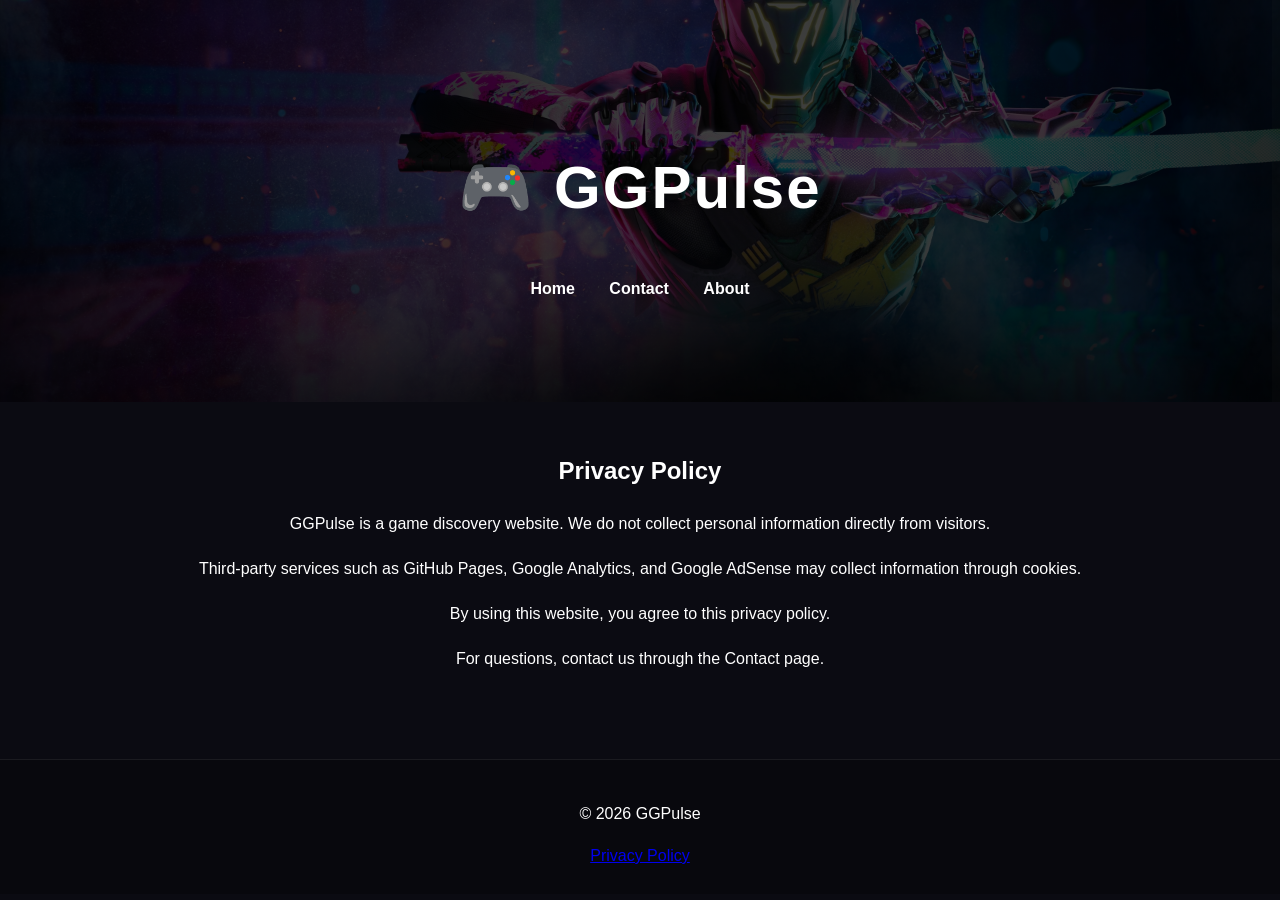
<file: privacy.html>
<!DOCTYPE html>
<html>
<head>
    <!-- Google tag (gtag.js) -->
<script async src="https://www.googletagmanager.com/gtag/js?id=G-76YKBPW0EF"></script>
<script>
  window.dataLayer = window.dataLayer || [];
  function gtag(){dataLayer.push(arguments);}
  gtag('js', new Date());

  gtag('config', 'G-76YKBPW0EF');
</script>
<meta charset="UTF-8">
<title>Privacy Policy | GGPulse</title>
<link rel="stylesheet" href="css/style.css">
</head>

<body>

<header>
<h1 class="logo">🎮 GGPulse</h1>
 <nav>
        <a href="index.html">Home</a>
         <a href="contact.html">Contact</a>
        <a href="about.html">About</a>
        </nav>
</header>

<section class="featured">

<h2>Privacy Policy</h2>

<p>
GGPulse is a game discovery website.
We do not collect personal information directly from visitors.
</p>

<p>
Third-party services such as GitHub Pages, Google Analytics,
and Google AdSense may collect information through cookies.
</p>

<p>
By using this website, you agree to this privacy policy.
</p>

<p>
For questions, contact us through the Contact page.
</p>

</section>

<footer>
<p>© 2026 GGPulse</p>
 <a href="privacy.html">Privacy Policy</a>
</footer>

</body>
</html>
</file>
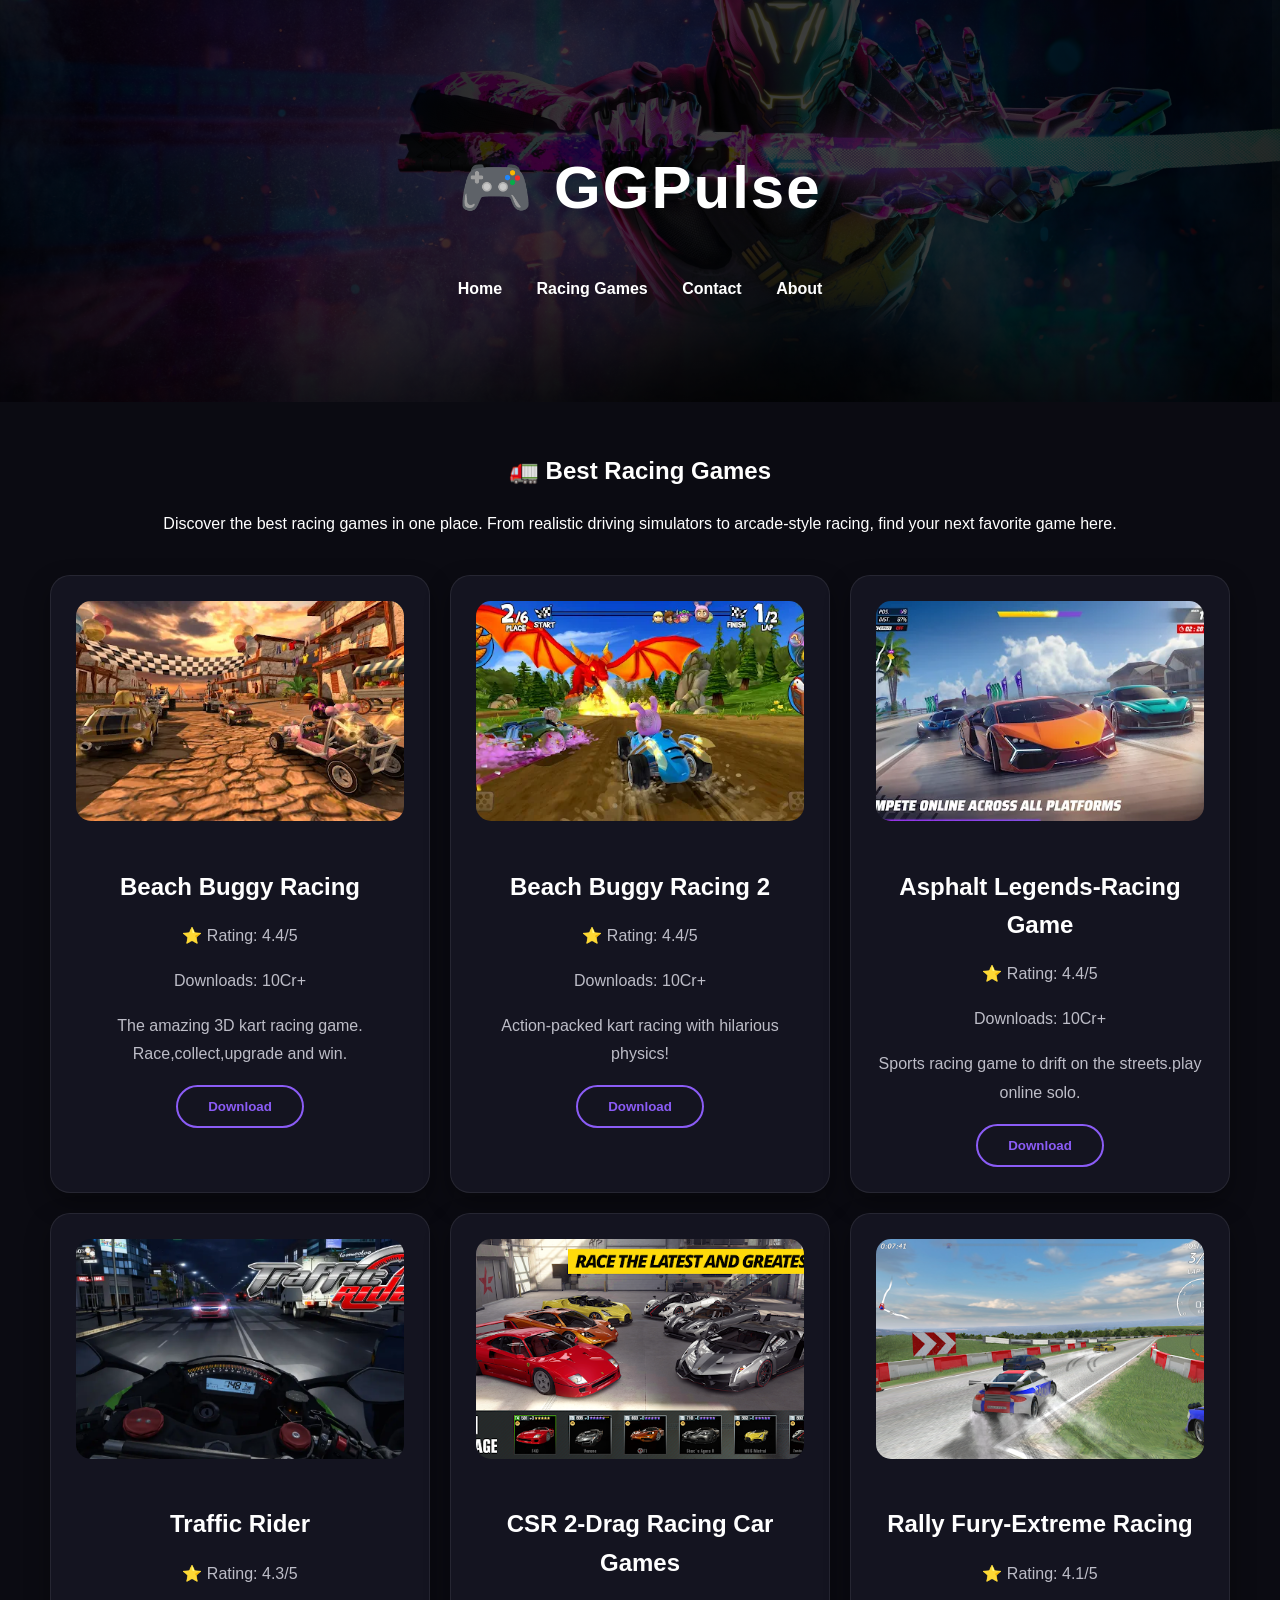
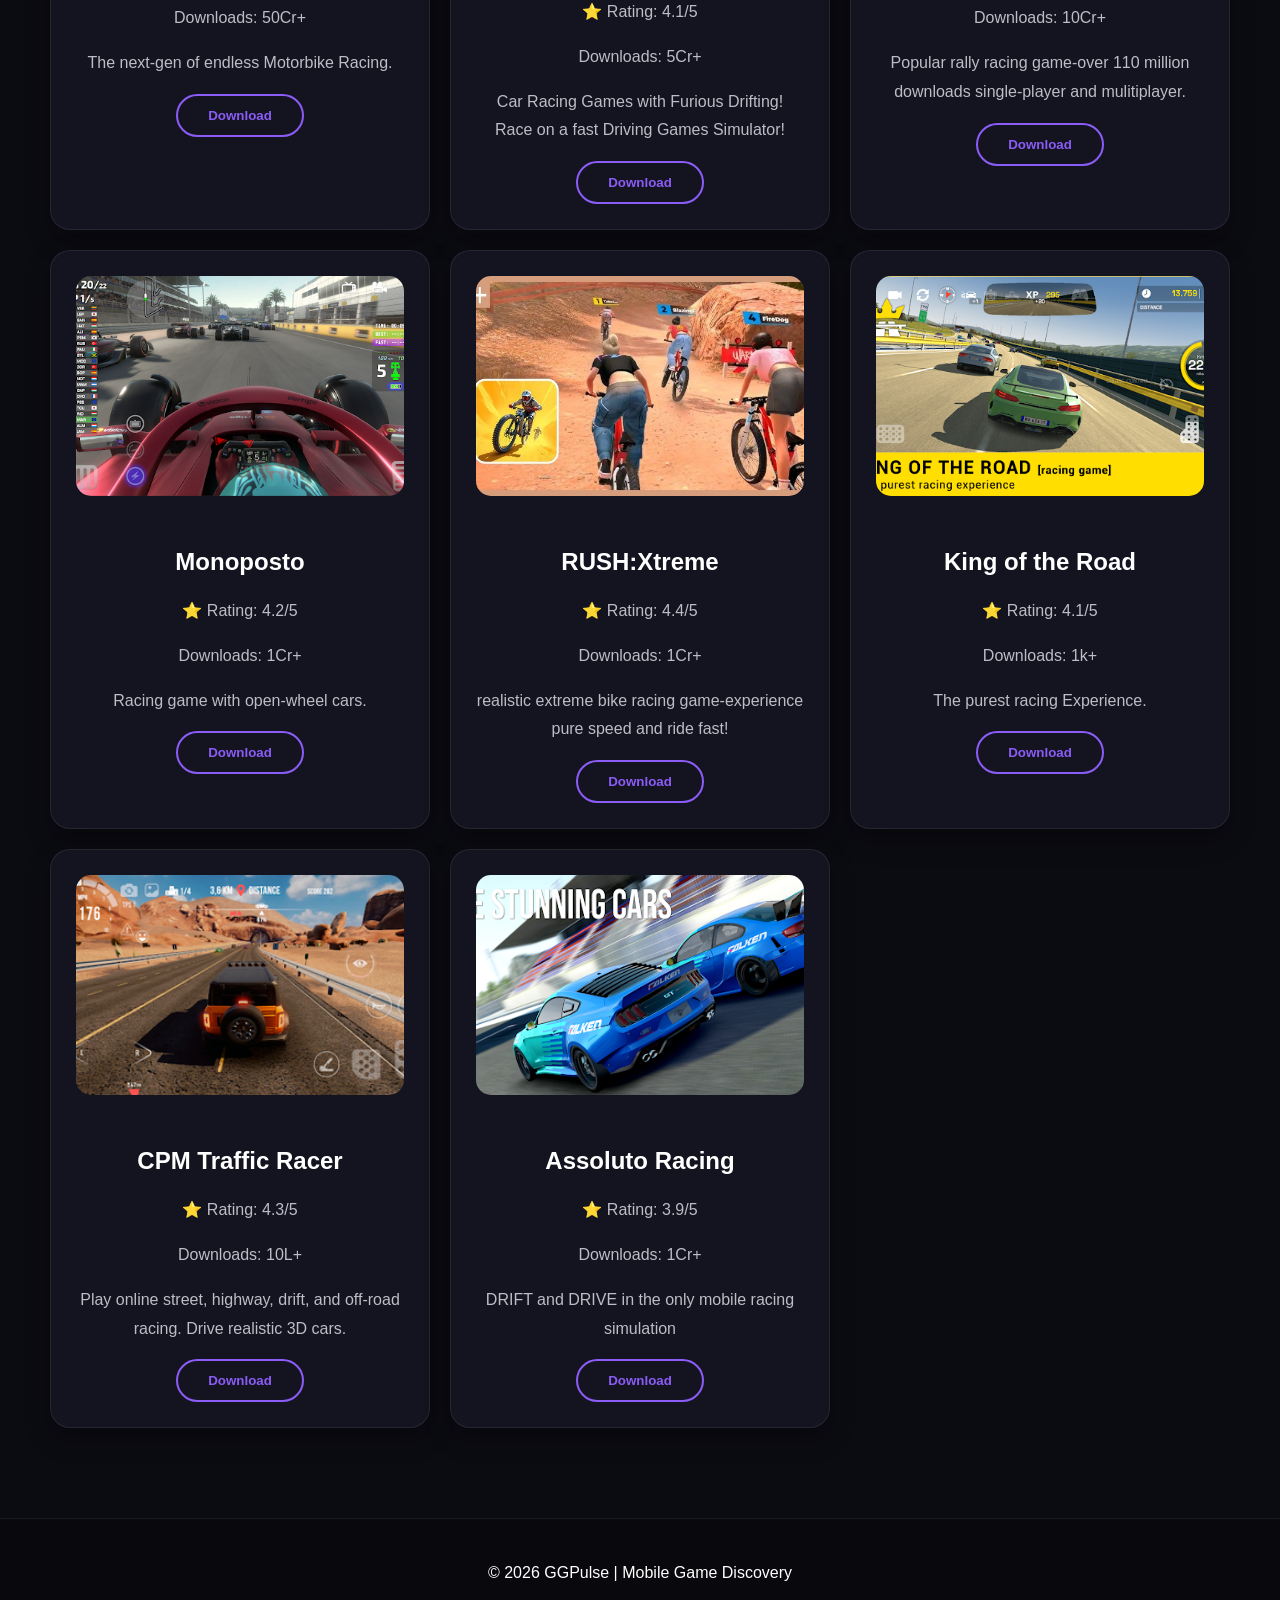
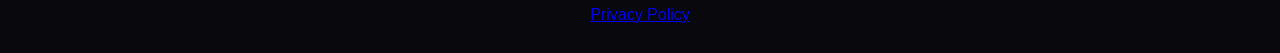
<file: racing.html>
<!DOCTYPE html>
<html>
<head>
    <!-- Google tag (gtag.js) -->
<script async src="https://www.googletagmanager.com/gtag/js?id=G-76YKBPW0EF"></script>
<script>
  window.dataLayer = window.dataLayer || [];
  function gtag(){dataLayer.push(arguments);}
  gtag('js', new Date());

  gtag('config', 'G-76YKBPW0EF');
</script>
    <meta charset="UTF-8">
    <title>Best Racing Games for Android | GGPulse</title>
     <meta name="description" 
    content="Discover the best racing games for
    Androig with realistic driving and high-speed
    action.">
    <link rel="icon" type="image/png"
    href="images/favicon.png">
    <link rel="stylesheet" href="css/style.css">
</head>
<body>

<header>
    <h1 class="logo">🎮 GGPulse</h1>

    <nav>
        <a href="index.html">Home</a>
        <a href="racing.html">Racing Games</a>
        <a href="contact.html">Contact</a>
        <a href="about.html">About</a>
    </nav>
</header>

<section class="featured">

    <h2>🚛 Best Racing Games</h2>
    <p>
        Discover the best racing games in one place. From realistic driving 
        simulators to arcade-style racing, find your next favorite game here.
    </p>

    <div class="cards">

        <div class="card">
            <img src="images/beach.jpg"
         alt="Beach Buggy Racing">
            <h3>Beach Buggy Racing</h3>
            <p>⭐ Rating: 4.4/5</p>
            <p>Downloads: 10Cr+</p>
            <p>The amazing 3D kart racing game. Race,collect,upgrade and win.</p>
            <a href="https://play.google.com/store/apps/details?id=com.vectorunit.purple.googleplay"
            target="_blank">
                <button class="download-btn">Download</button>
            </a>
        </div>

        <div class="card">
            <img src="images/beach2.jpg"
         alt="Beach Buggy Racing 2">
            <h3>Beach Buggy Racing 2</h3>
            <p>⭐ Rating: 4.4/5</p>
            <p>Downloads: 10Cr+</p>
            <p>Action-packed kart racing with hilarious physics!</p>
            <a href="https://play.google.com/store/apps/details?id=com.vectorunit.cobalt.googleplay"
            target="_blank">
                <button class="download-btn">Download</button>
            </a>
        </div>

        <div class="card">
            <img src="images/asphalt.jpg"
         alt="Asphalt Legends-Racing Game">
            <h3>Asphalt Legends-Racing Game</h3>
            <p>⭐ Rating: 4.4/5</p>
            <p>Downloads: 10Cr+</p>
            <p>Sports racing game to drift on the streets.play online solo.</p>
            <a href="https://play.google.com/store/apps/details?id=com.gameloft.android.ANMP.GloftA9HM"
            target="_blank">
                <button class="download-btn">Download</button>
            </a>
        </div>

        <div class="card">
             <img src="images/traffic.jpg"
         alt="Traffic Rider">
            <h3>Traffic Rider</h3>
            <p>⭐ Rating: 4.3/5</p>
            <p>Downloads: 50Cr+</p>
            <p>The next-gen of endless Motorbike Racing.</p>
            <a href="https://play.google.com/store/apps/details?id=com.skgames.trafficrider"
            target="_blank">
                <button class="download-btn">Download</button>
            </a>
        </div>

         <div class="card">
            <img src="images/csr.jpg"
         alt="CSR 2-Drag Racing Car Games">
            <h3>CSR 2-Drag Racing Car Games</h3>
            <p>⭐ Rating: 4.1/5</p>
            <p>Downloads: 5Cr+</p>
            <p>Car Racing Games with Furious Drifting! Race on a fast Driving Games Simulator!</p>
            <a href="https://play.google.com/store/apps/details?id=com.naturalmotion.customstreetracer2"
            target="_blank">
                <button class="download-btn">Download</button>
            </a>
        </div>

          <div class="card">
             <img src="images/rally.jpg"
         alt="Rally Fury-Extreme Racing">
            <h3>Rally Fury-Extreme Racing</h3>
            <p>⭐ Rating: 4.1/5</p>
            <p>Downloads: 10Cr+</p>
            <p>Popular rally racing game-over 110 million downloads single-player and mulitiplayer.</p>
            <a href="https://play.google.com/store/apps/details?id=com.refuelgames.rally"
            target="_blank">
                <button class="download-btn">Download</button>
            </a>
        </div>

          <div class="card">
             <img src="images/mono.jpg"
         alt="Monoposto">
            <h3>Monoposto</h3>
            <p>⭐ Rating: 4.2/5</p>
            <p>Downloads: 1Cr+</p>
            <p>Racing game with open-wheel cars.</p>
            <a href="https://play.google.com/store/apps/details?id=com.refuelgames.rally"
            target="_blank">
                <button class="download-btn">Download</button>
            </a>
        </div>

          <div class="card">
             <img src="images/rush.jpg"
         alt="RUSH:Xtreme">
            <h3>RUSH:Xtreme</h3>
            <p>⭐ Rating: 4.4/5</p>
            <p>Downloads: 1Cr+</p>
            <p>realistic extreme bike racing game-experience pure speed and ride fast!</p>
            <a href="https://play.google.com/store/apps/details?id=com.rush.xtreme.sports"
            target="_blank">
                <button class="download-btn">Download</button>
            </a>
        </div>

         <div class="card">
             <img src="images/king.jpg"
         alt="King of the Road">
            <h3>King of the Road</h3>
            <p>⭐ Rating: 4.1/5</p>
            <p>Downloads: 1k+</p>
            <p>The purest racing Experience.</p>
            <a href="https://play.google.com/store/apps/details?id=com.BlackCodeGames.KingoftheRoad2026"
            target="_blank">
                <button class="download-btn">Download</button>
            </a>
        </div>

         <div class="card">
             <img src="images/cpm.jpg"
         alt="CPM Traffic Racer">
            <h3>CPM Traffic Racer</h3>
            <p>⭐ Rating: 4.3/5</p>
            <p>Downloads: 10L+</p>
            <p>Play online street, highway, drift, and off-road racing. Drive realistic 3D cars.</p>
            <a href="https://play.google.com/store/apps/details?id=com.olzhas.cpm.traffic.racer.game"
            target="_blank">
                <button class="download-btn">Download</button>
            </a>
        </div>

         <div class="card">
             <img src="images/assoluto.jpg"
         alt="Assoluto Racing">
            <h3>Assoluto Racing</h3>
            <p>⭐ Rating: 3.9/5</p>
            <p>Downloads: 1Cr+</p>
            <p>DRIFT and DRIVE in the only mobile racing simulation</p>
            <a href="https://play.google.com/store/apps/details?id=com.infinityvector.assolutoracing"
            target="_blank">
                <button class="download-btn">Download</button>
            </a>
        </div>

    </div>

</section>


<footer>
    <p>© 2026 GGPulse | Mobile Game Discovery</p>
     <a href="privacy.html">Privacy Policy</a>
</footer>

</body>
</html>
</file>
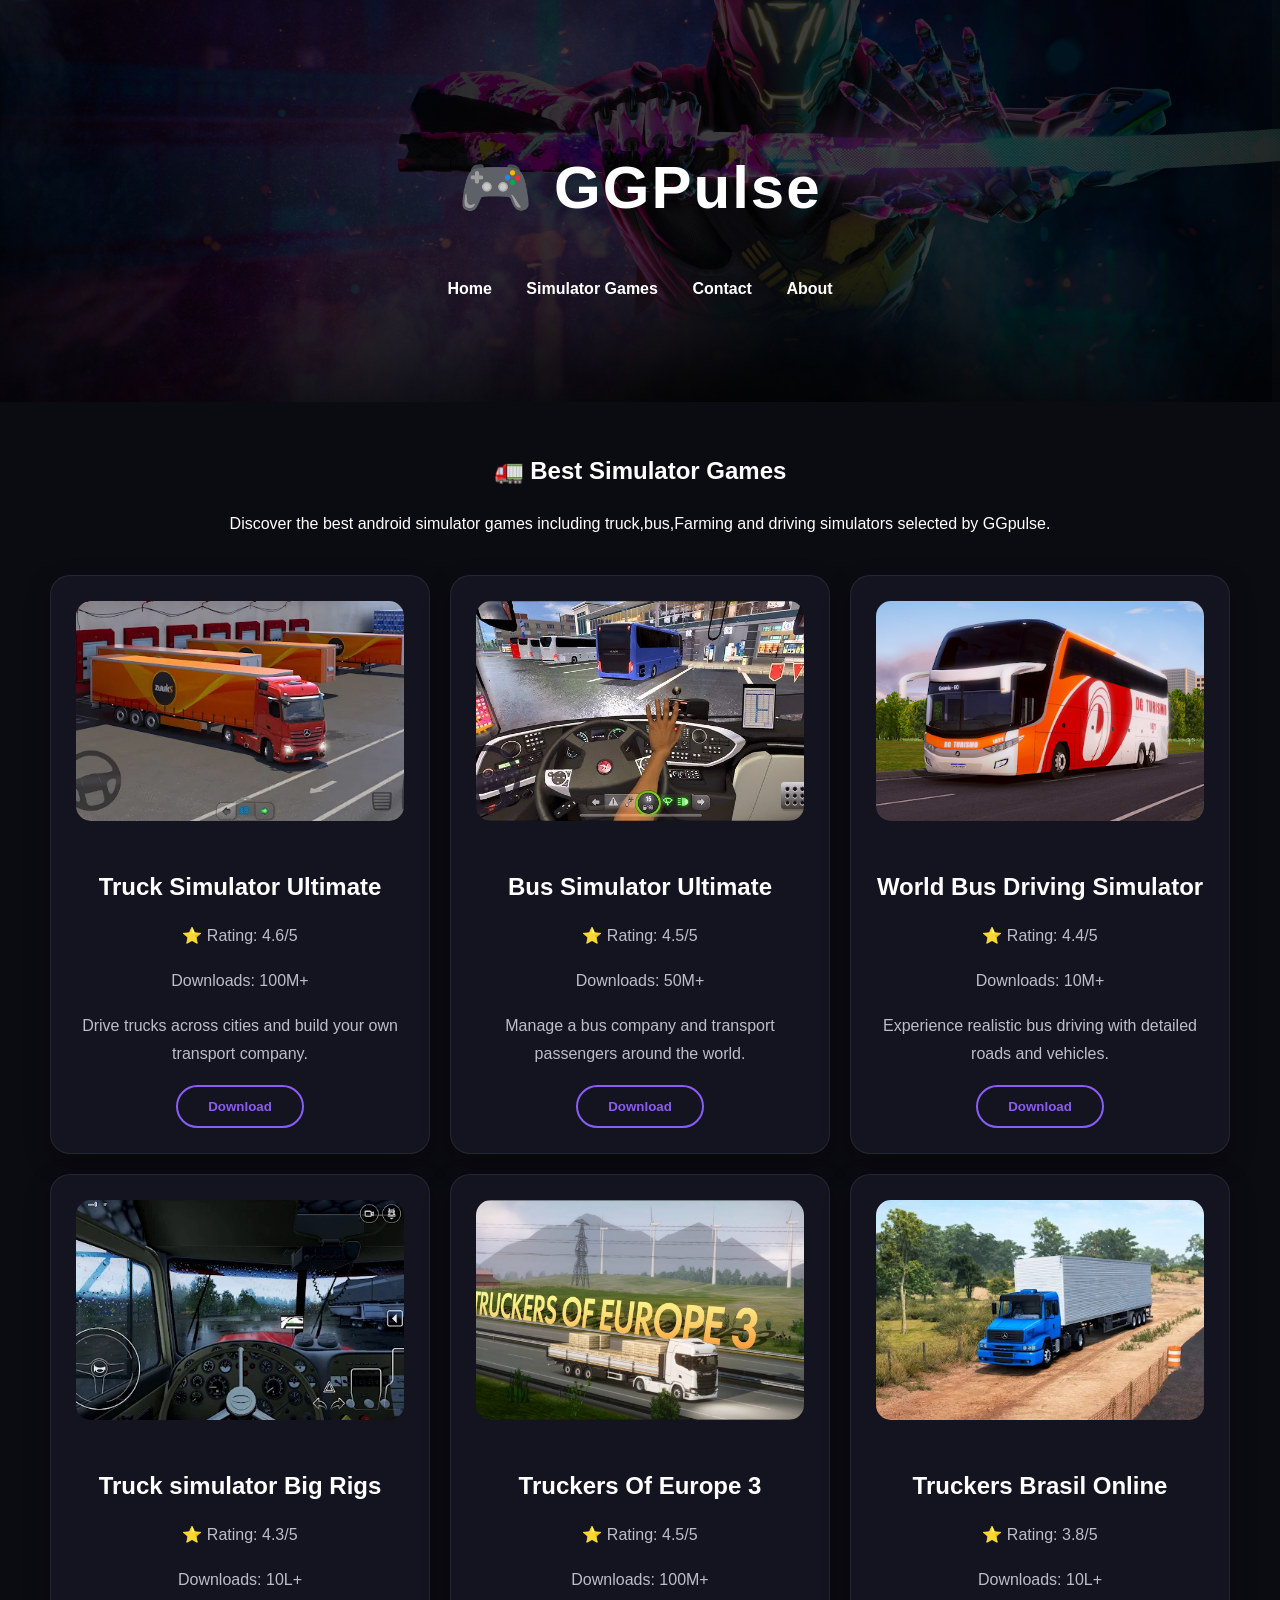
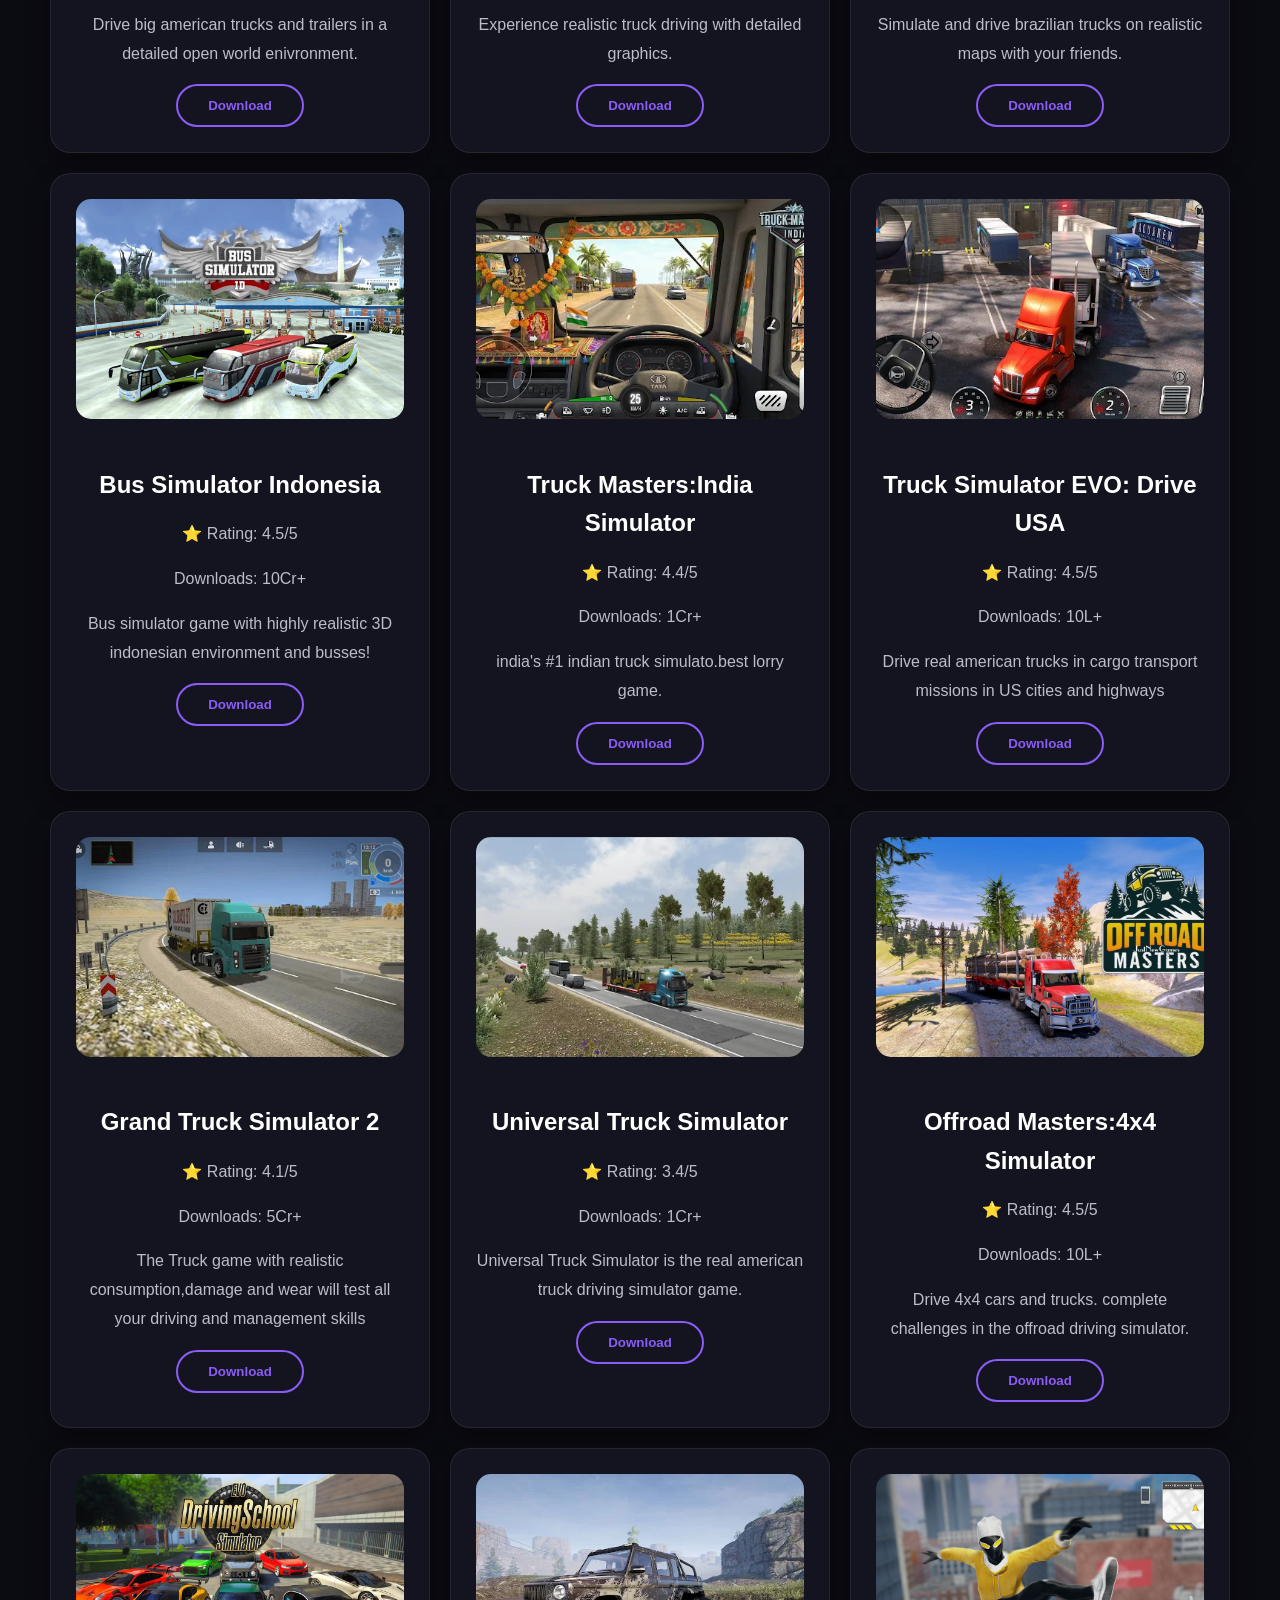
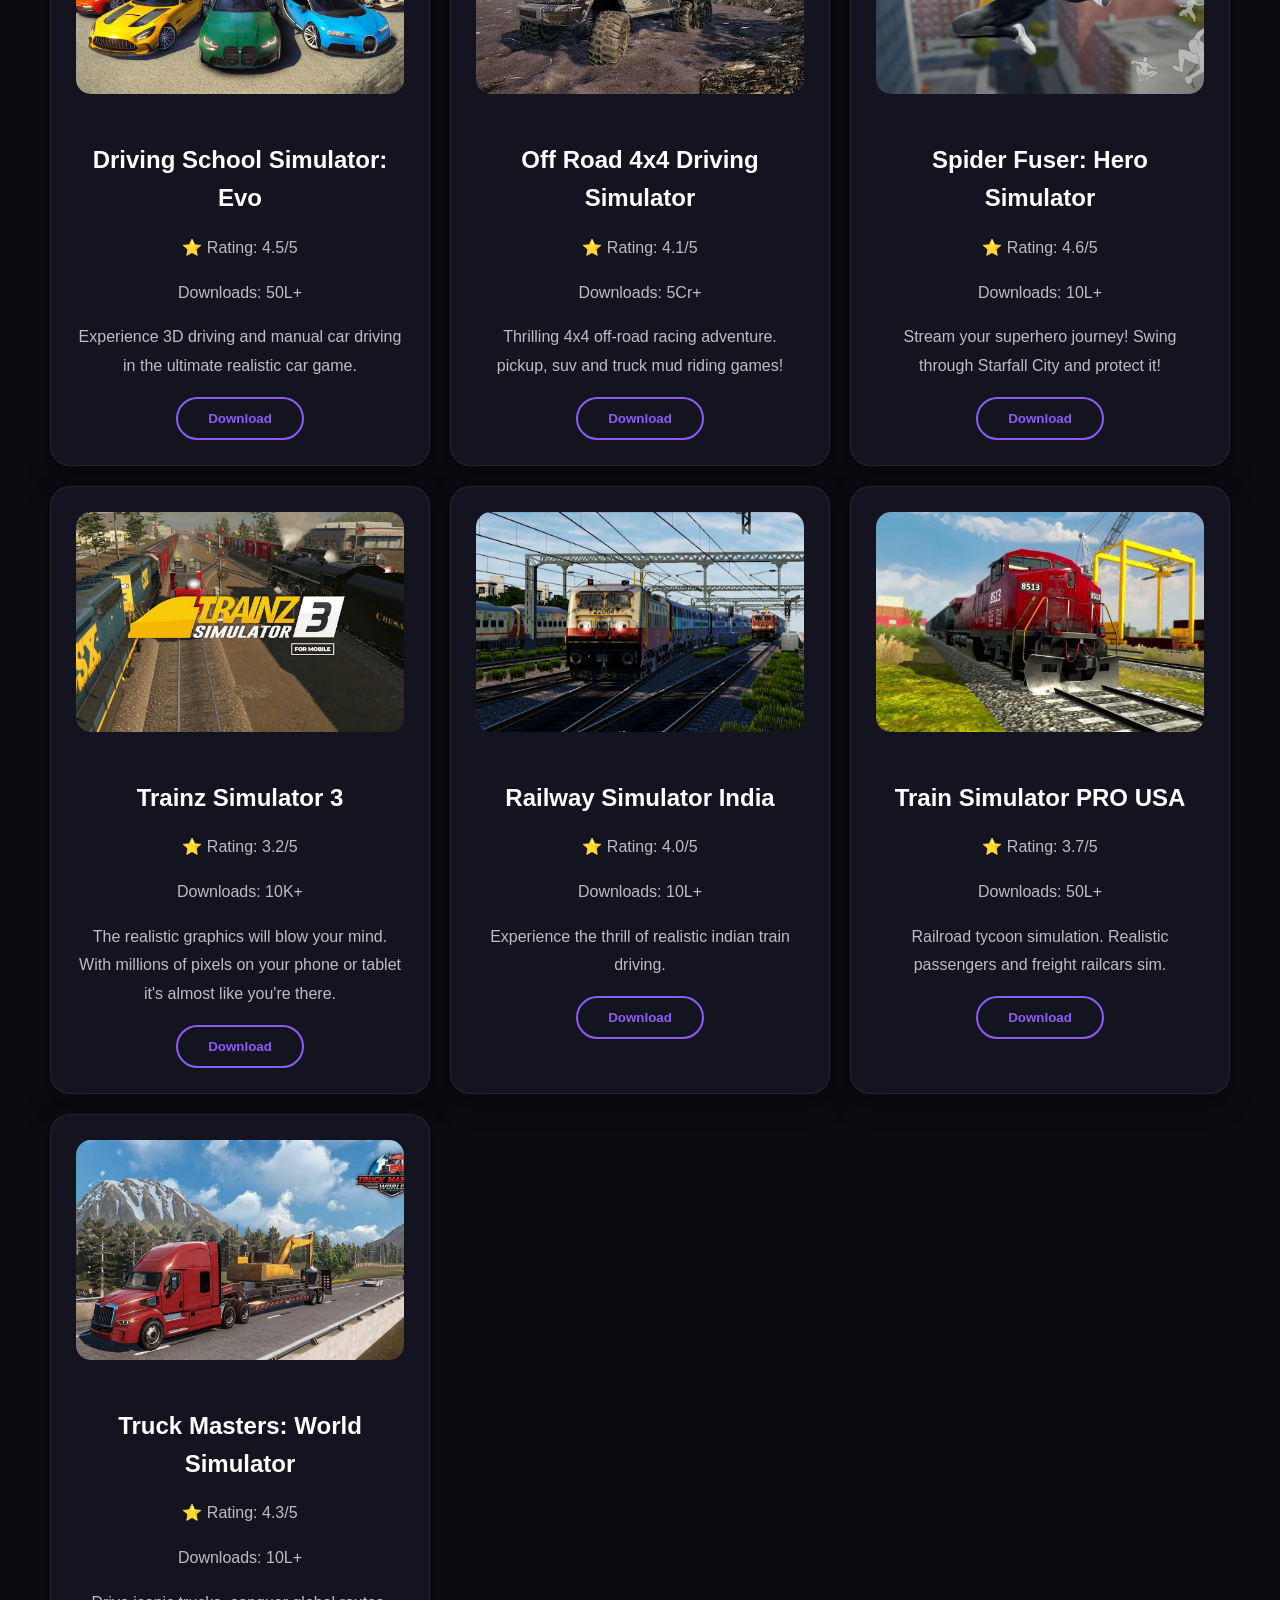
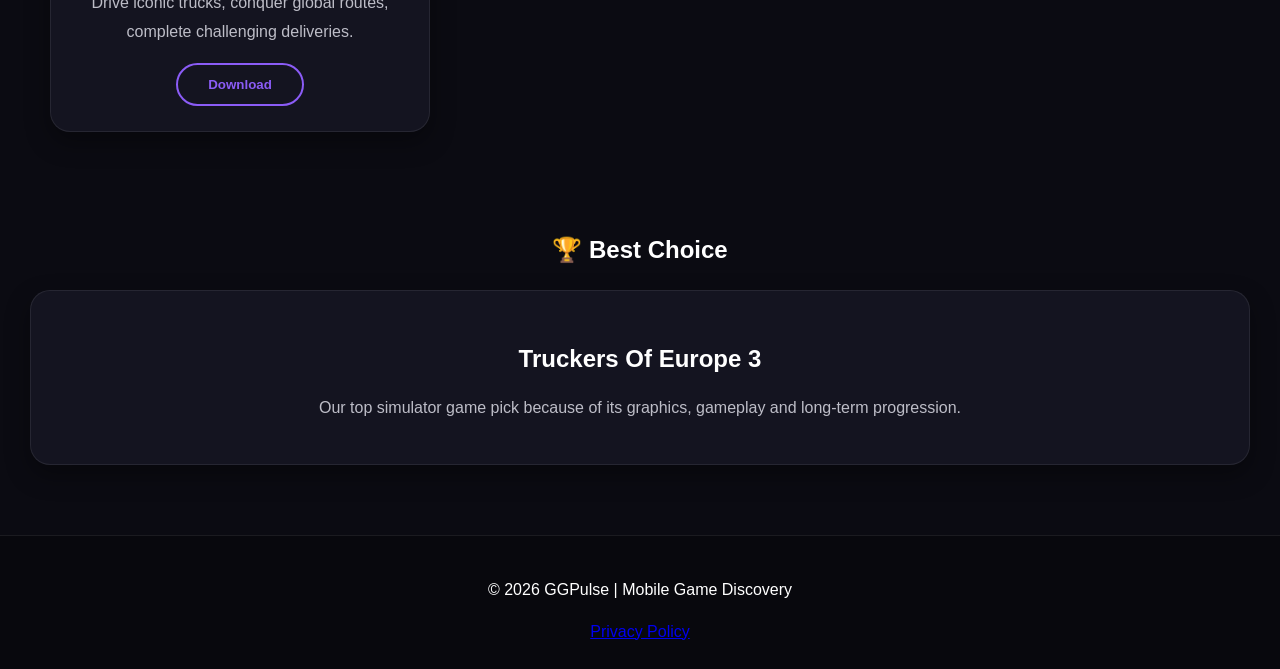
<file: simulator.html>
<!DOCTYPE html>
<html>
<head>
    <!-- Google tag (gtag.js) -->
<script async src="https://www.googletagmanager.com/gtag/js?id=G-76YKBPW0EF"></script>
<script>
  window.dataLayer = window.dataLayer || [];
  function gtag(){dataLayer.push(arguments);}
  gtag('js', new Date());

  gtag('config', 'G-76YKBPW0EF');
</script>
    <meta charset="UTF-8">
    <title>Best Simulator Games for android | GGPulse</title>
    <meta name="description" 
    content="Discover the best simulator 
    games for Android including truck, bus,
    farming and flight simulator games.">
    <link rel="icon" type="image/png"
    href="images/favicon.png">
    <link rel="stylesheet" href="css/style.css">
</head>
<body>

<header>
    <h1 class="logo">🎮 GGPulse</h1>

    <nav>
        <a href="index.html">Home</a>
        <a href="simulator.html">Simulator Games</a>
        <a href="contact.html">Contact</a>
        <a href="about.html">About</a>
    </nav>
</header>

<section class="featured">

    <h2>🚛 Best Simulator Games</h2>
    <p>
        Discover the best android simulator games including truck,bus,Farming
        and driving simulators selected by GGpulse.
    </p>

    <div class="cards">

        <div class="card">
            <img src="images/truck.jpg"
         alt="Truck Simulator Ultimate">
            <h3>Truck Simulator Ultimate</h3>
            <p>⭐ Rating: 4.6/5</p>
            <p>Downloads: 100M+</p>
            <p>Drive trucks across cities and build your own transport company.</p>
            <a href="https://play.google.com/store/apps/details?id=com.zuuks.truck.simulator.ultimate"
            target="_blank">
                <button class="download-btn">Download</button>
            </a>
        </div>

        <div class="card">
            <img src="images/bus.jpg"
         alt="Bus Simulator Ultimate">
            <h3>Bus Simulator Ultimate</h3>
            <p>⭐ Rating: 4.5/5</p>
            <p>Downloads: 50M+</p>
            <p>Manage a bus company and transport passengers around the world.</p>
            <a href="https://play.google.com/store/apps/details?id=com.zuuks.bus.simulator.ultimate.india"
            target="_blank">
                <button class="download-btn">Download</button>
            </a>
        </div>

        <div class="card">
            <img src="images/world.jpg"
         alt="World Bus Driving Simulator">
            <h3>World Bus Driving Simulator</h3>
            <p>⭐ Rating: 4.4/5</p>
            <p>Downloads: 10M+</p>
            <p>Experience realistic bus driving with detailed roads and vehicles.</p>
            <a href="https://play.google.com/store/apps/details?id=com.dynamicgames.worldbusdrivingsimulator"
            target="_blank">
                <button class="download-btn">Download</button>
            </a>
        </div>

        <div class="card">
             <img src="images/trucksimulator.jpg"
         alt="Truck Simulator Big Rigs">
            <h3>Truck simulator Big Rigs</h3>
            <p>⭐ Rating: 4.3/5</p>
            <p>Downloads: 10L+</p>
            <p>Drive big american trucks and trailers in a detailed open world enivronment.</p>
            <a href="https://play.google.com/store/apps/details?id=com.dualcarbonstudios.trucksimulatorbigrig"
            target="_blank">
                <button class="download-btn">Download</button>
            </a>
        </div>

         <div class="card">
            <img src="images/truckers.jpg"
         alt="Truckers Of Europe 3">
            <h3>Truckers Of Europe 3</h3>
            <p>⭐ Rating: 4.5/5</p>
            <p>Downloads: 100M+</p>
            <p>Experience realistic truck driving with detailed graphics.</p>
            <a href="https://play.google.com/store/apps/details?id=com.WandaSoftware.TruckersofEurope3"
            target="_blank">
                <button class="download-btn">Download</button>
            </a>
        </div>
        
        <div class="card">
            <img src="images/brazsil.jpg"
         alt="Truckers Brasil Online">
            <h3>Truckers Brasil Online</h3>
            <p>⭐ Rating: 3.8/5</p>
            <p>Downloads: 10L+</p>
            <p>Simulate and drive brazilian trucks on realistic maps with your friends.</p>
            <a href="https://play.google.com/store/apps/details?id=com.amk.truckersbr"
            target="_blank">
                <button class="download-btn">Download</button>
            </a>
        </div>

        <div class="card">
            <img src="images/bussid.jpg"
         alt="Bus Simulator Indonesia">
            <h3>Bus Simulator Indonesia</h3>
            <p>⭐ Rating: 4.5/5</p>
            <p>Downloads: 10Cr+</p>
            <p>Bus simulator game with highly realistic 3D indonesian environment and busses!</p>
            <a href="https://play.google.com/store/apps/details?id=com.amk.truckersbr"
            target="_blanks">
                <button class="download-btn">Download</button>
            </a>
        </div>

        <div class="card">
            <img src="images/truckind.jpg"
         alt="Truck Masters:India Simulator">
            <h3>Truck Masters:India Simulator</h3>
            <p>⭐ Rating: 4.4/5</p>
            <p>Downloads: 1Cr+</p>
            <p>india's #1 indian truck simulato.best lorry game.</p>
            <a href="https://play.google.com/store/apps/details?id=com.highbrowinteractive.truck.masters.india.highway.driving.simulator.game"
            target="_blank">
                <button class="download-btn">Download</button>
            </a>
        </div>

           <div class="card">
            <img src="images/evo.jpg"
         alt="Truck Simulator EVO: Drive USA">
            <h3>Truck Simulator EVO: Drive USA</h3>
            <p>⭐ Rating: 4.5/5</p>
            <p>Downloads: 10L+</p>
            <p>Drive real american trucks in cargo transport missions in US cities and highways</p>
            <a href="https://play.google.com/store/apps/details?id=com.ovilex.trucksimulatorusaevo"
            target="_blank">
                <button class="download-btn">Download</button>
            </a>
        </div>

         <div class="card">
            <img src="images/grandtruck.jpg"
         alt="Grand Truck Simulator 2">
            <h3>Grand Truck Simulator 2</h3>
            <p>⭐ Rating: 4.1/5</p>
            <p>Downloads: 5Cr+</p>
            <p>The Truck game with realistic consumption,damage and 
             wear will test all your driving and management skills </p>
            <a href="https://play.google.com/store/apps/details?id=com.Pulsar.GrandTruckSimulator2"
            target="_blank">
                <button class="download-btn">Download</button>
            </a>
        </div>

          <div class="card">
             <img src="images/universal.jpg"
         alt="Universal Truck Simulator">
            <h3>Universal Truck Simulator</h3>
            <p>⭐ Rating: 3.4/5</p>
            <p>Downloads: 1Cr+</p>
            <p>Universal Truck Simulator is the real american truck driving simulator game.</p>
            <a href="https://play.google.com/store/apps/details?id=com.dualcarbon.universaltrucksimulator"
            target="_blank">
                <button class="download-btn">Download</button>
            </a>
        </div>

         <div class="card">
             <img src="images/offroad.jpg"
         alt="Offroad Masters:4x4 Simulator">
            <h3>Offroad Masters:4x4 Simulator</h3>
            <p>⭐ Rating: 4.5/5</p>
            <p>Downloads: 10L+</p>
            <p>Drive 4x4 cars and trucks. complete challenges in the offroad driving simulator.</p>
            <a href="https://play.google.com/store/apps/details?id=com.ImmersiveByte.OffroadMasters"
            target="_blank">
                <button class="download-btn">Download</button>
            </a>
        </div>

         <div class="card">
             <img src="images/drvingschool.jpg"
         alt="Driving School Simulator: Evo">
            <h3>Driving School Simulator: Evo</h3>
            <p>⭐ Rating: 4.5/5</p>
            <p>Downloads: 50L+</p>
            <p>Experience 3D driving and manual car driving in the ultimate realistic car game.</p>
            <a href="https://play.google.com/store/apps/details?id=com.ovilex.drivingschoolsimulatorevo"
            target="_blank">
                <button class="download-btn">Download</button>
            </a>
        </div>

          <div class="card">
             <img src="images/offroad44.jpg"
         alt="Off Road 4x4 Driving Simulator">
            <h3>Off Road 4x4 Driving Simulator</h3>
            <p>⭐ Rating: 4.1/5</p>
            <p>Downloads: 5Cr+</p>
            <p>Thrilling 4x4 off-road racing adventure. pickup, suv and truck mud riding games! </p>
            <a href="https://play.google.com/store/apps/details?id=offroad.racing.game"
            target="_blank">
                <button class="download-btn">Download</button>
            </a>
        </div>

          <div class="card">
             <img src="images/spider.jpg"
         alt="Spider Fuser: Hero Simulator">
            <h3>Spider Fuser: Hero Simulator</h3>
            <p>⭐ Rating: 4.6/5</p>
            <p>Downloads: 10L+</p>
            <p>Stream your superhero journey! Swing through Starfall City and protect it! </p>
            <a href="https://play.google.com/store/apps/details?id=com.rusergames.spiderfuser"
            target="_blank">
                <button class="download-btn">Download</button>
            </a>
        </div>

           <div class="card">
             <img src="images/trainz.jpg"
         alt="Trainz Simulator 3">
            <h3>Trainz Simulator 3</h3>
            <p>⭐ Rating: 3.2/5</p>
            <p>Downloads: 10K+</p>
            <p>The realistic graphics will blow your mind. With millions 
            of pixels on your phone or tablet it's almost like you're there.</p>
            <a href="https://play.google.com/store/apps/details?id=com.n3vgames.trainzsimulator3"
            target="_blank">
                <button class="download-btn">Download</button>
            </a>
        </div>

             <div class="card">
             <img src="images/railwaysimulator.jpg"
         alt="Railway Simulator India">
            <h3>Railway Simulator India</h3>
            <p>⭐ Rating: 4.0/5</p>
            <p>Downloads: 10L+</p>
            <p>Experience the thrill of realistic indian train driving.</p>
            <a href="https://play.google.com/store/apps/details?id=com.IndianSketcher.RailworksIndianTrainSimulation"
            target="_blank">
                <button class="download-btn">Download</button>
            </a>
        </div>

        <div class="card">
             <img src="images/trainpro.jpg"
         alt="Train Simulator PRO USA">
            <h3>Train Simulator PRO USA</h3>
            <p>⭐ Rating: 3.7/5</p>
            <p>Downloads: 50L+</p>
            <p>Railroad tycoon simulation. Realistic
             passengers and freight railcars sim.</p>
            <a href="https://play.google.com/store/apps/details?id=com.mageeks.trainsimulatorprousa"
            target="_blank">
                <button class="download-btn">Download</button>
            </a>
        </div>
        
         <div class="card">
             <img src="images/truckmaster.jpg"
         alt="Truck Masters: World Simulator">
            <h3>Truck Masters: World Simulator</h3>
            <p>⭐ Rating: 4.3/5</p>
            <p>Downloads: 10L+</p>
            <p>Drive iconic trucks, conquer global
             routes, complete challenging deliveries.</p>
            <a href="https://play.google.com/store/apps/details?id=com.highbrowinteractive.truck.masters.world.america.euro.highway.offroad.cargo.driving.simulator.game"
            target="_blank">
                <button class="download-btn">Download</button>
            </a>
        </div>

    </div>

</section>
<section class="featured">

    <h2>🏆 Best Choice</h2>

    <div class="card">
        <h3>Truckers Of Europe 3</h3>

        <p>
            Our top simulator game pick because of its
            graphics, gameplay and long-term progression.
        </p>
    </div>

</section>

<footer>
    <p>© 2026 GGPulse | Mobile Game Discovery</p>
     <a href="privacy.html">Privacy Policy</a>
</footer>

</body>
</html>
</file>
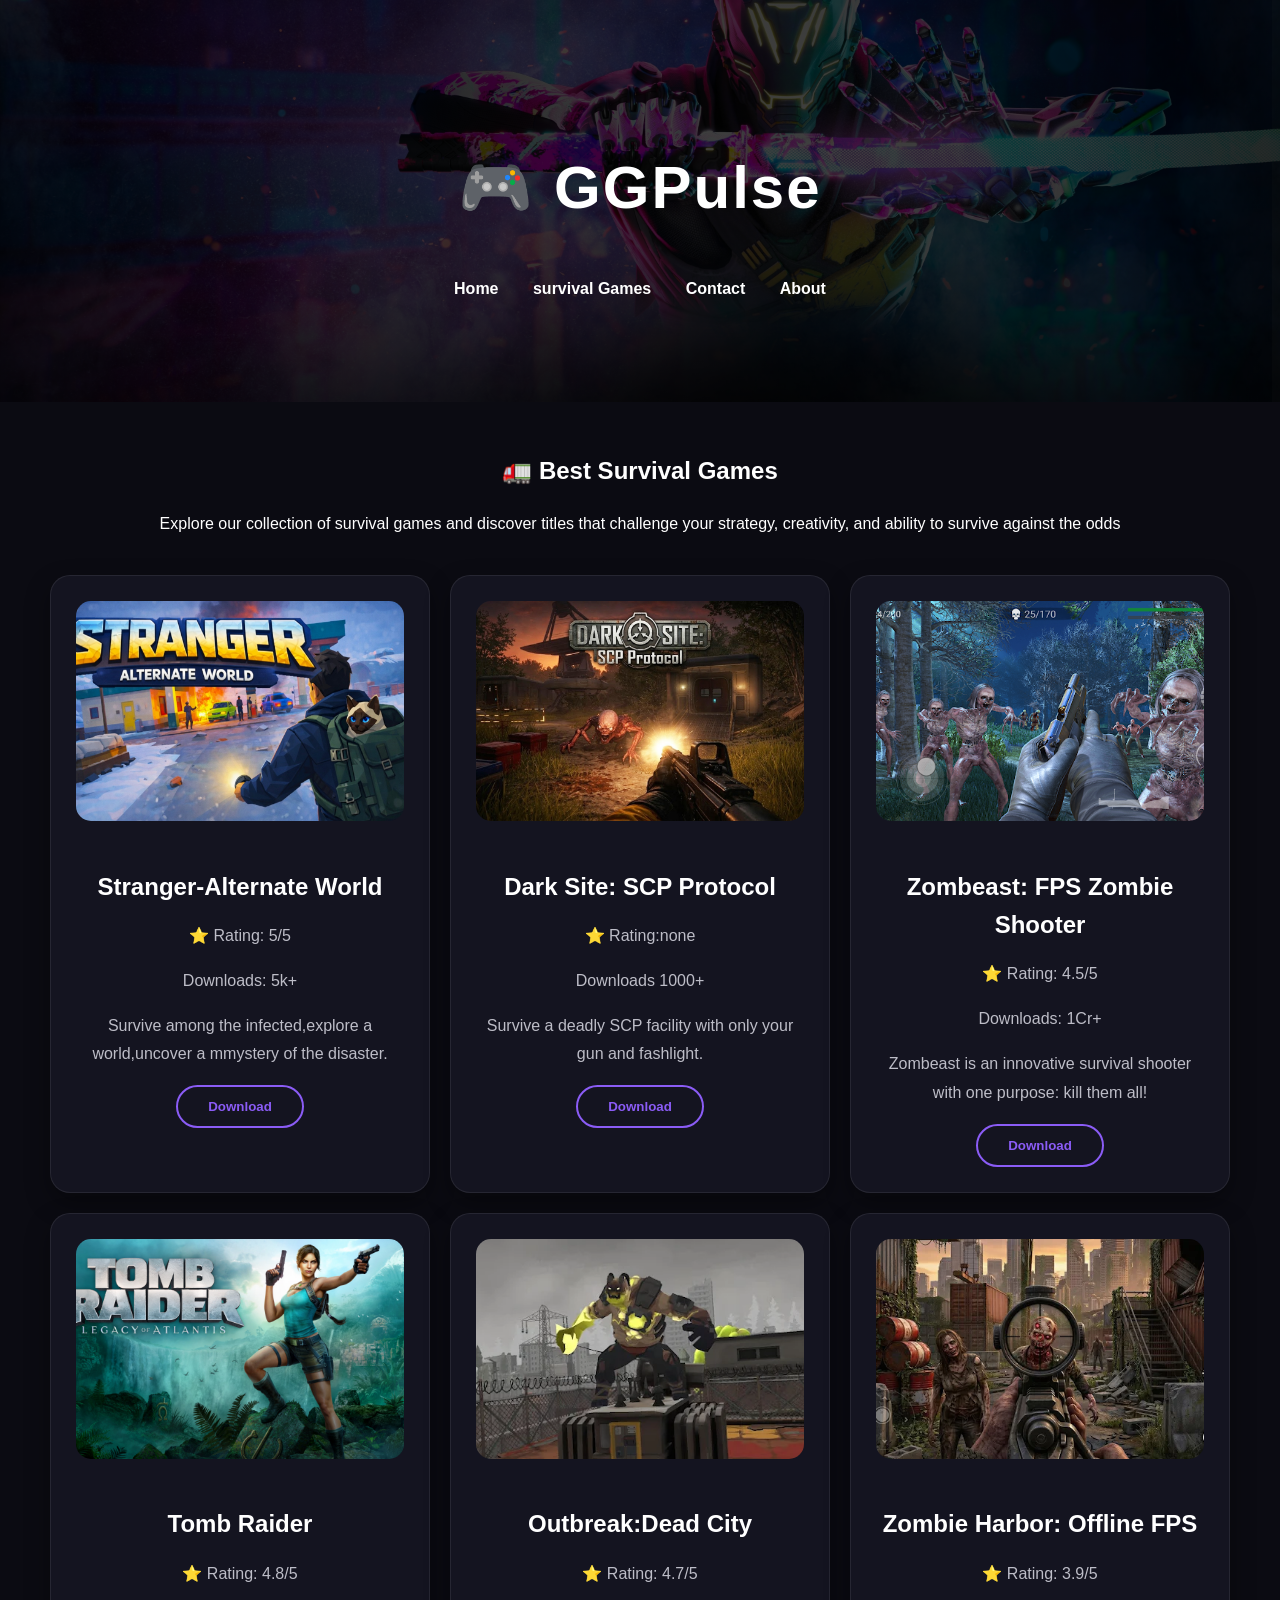
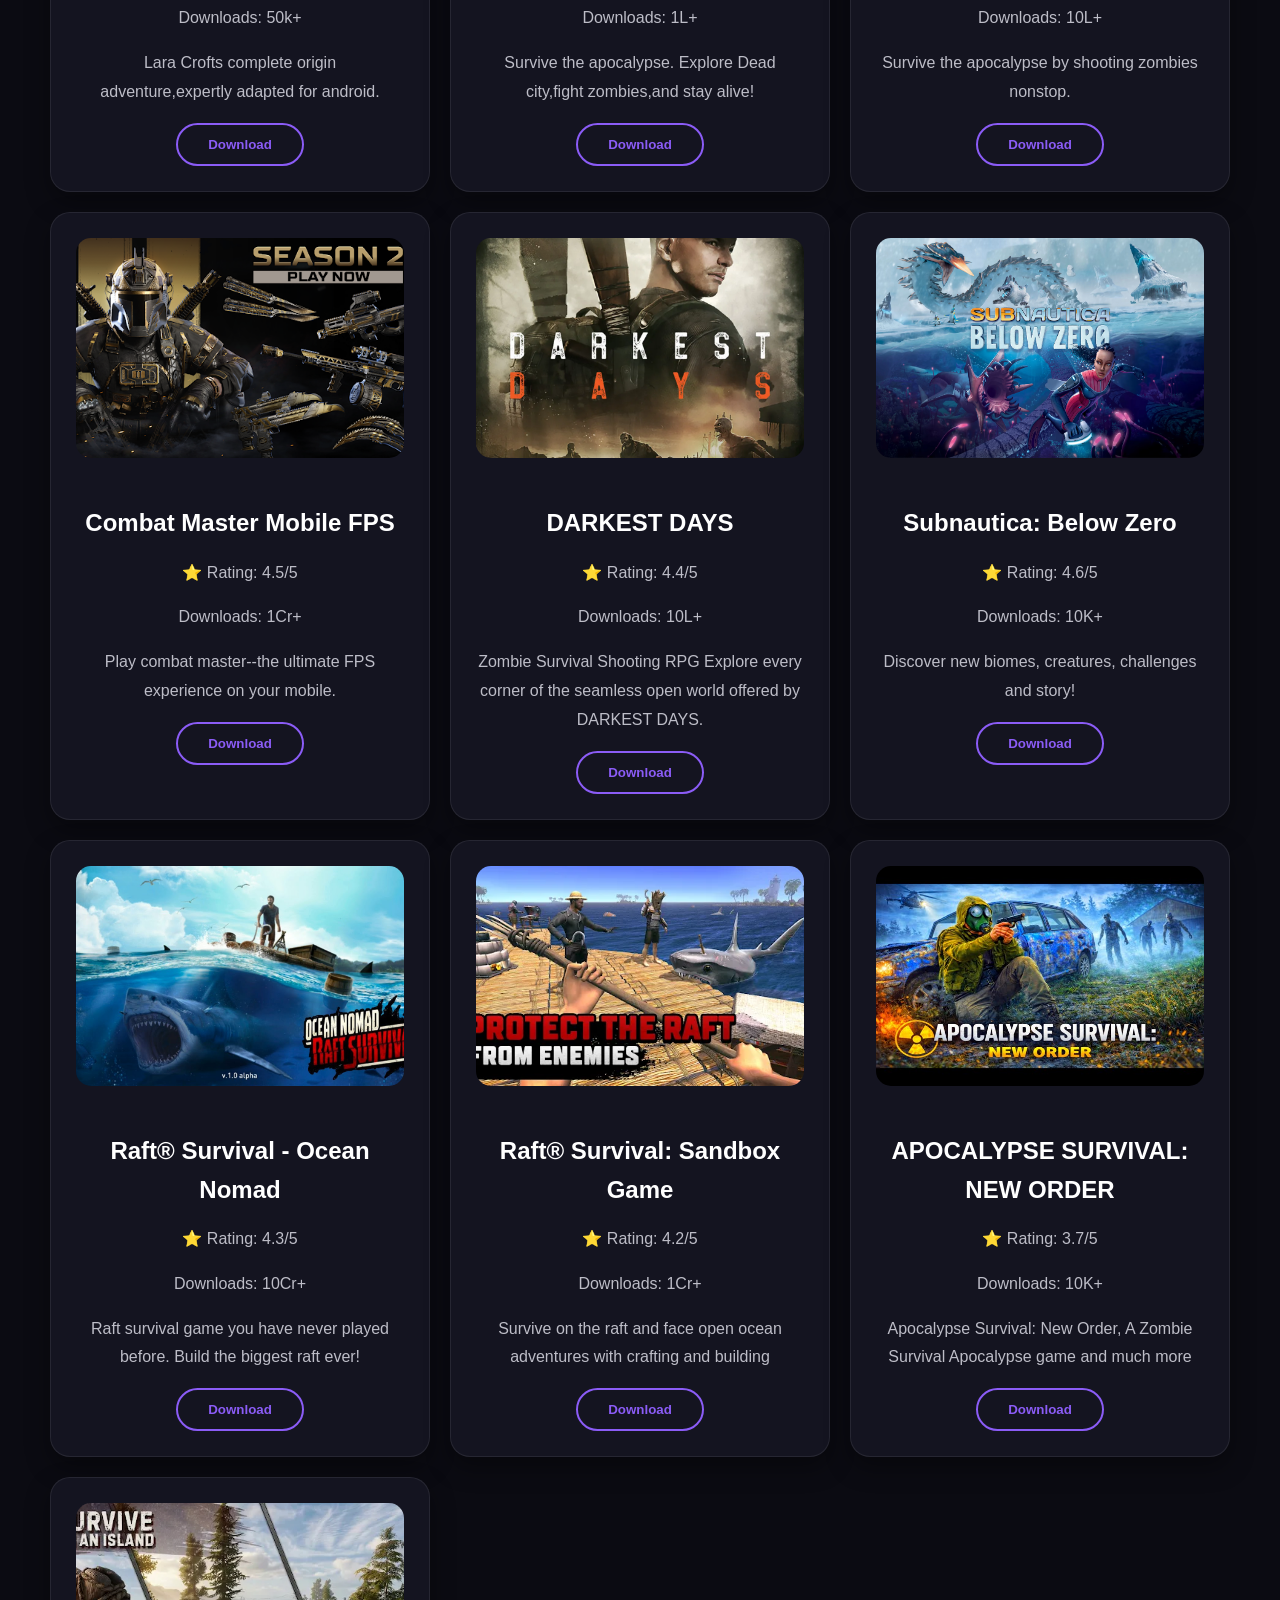
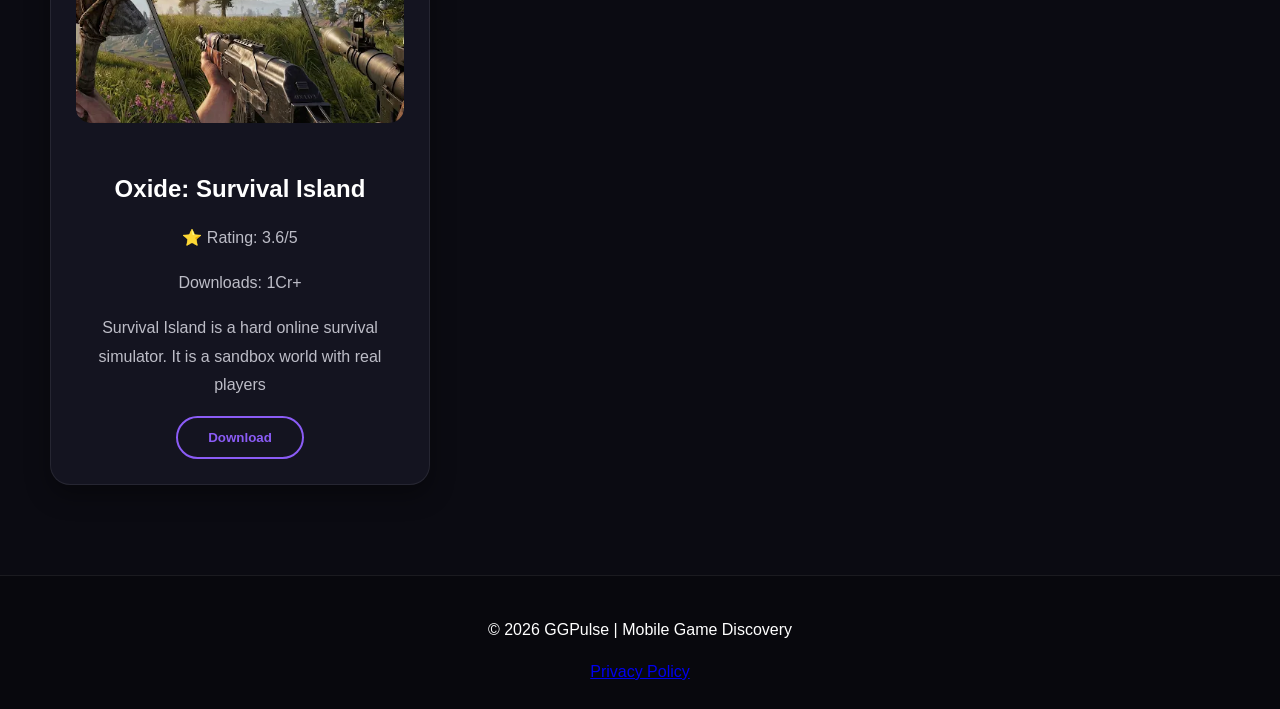
<file: survival.html>
<!DOCTYPE html>
<html>
<head>
    <!-- Google tag (gtag.js) -->
<script async src="https://www.googletagmanager.com/gtag/js?id=G-76YKBPW0EF"></script>
<script>
  window.dataLayer = window.dataLayer || [];
  function gtag(){dataLayer.push(arguments);}
  gtag('js', new Date());

  gtag('config', 'G-76YKBPW0EF');
</script>
     <meta charset="UTF-8">
    <title>Best Survival Games for Android | GGPulse</title>
    <meta name="description" 
    content="Discover the best survival games for
    Android featuring zombies, crafting and
    Adventure.">
    <link rel="icon" type="image/png"
    href="images/favicon.png">
    <link rel="stylesheet" href="css/style.css">
</head>
<body>

<header>
    <h1 class="logo">🎮 GGPulse</h1>

    <nav>
        <a href="index.html">Home</a>
        <a href="survival.html">survival Games</a>
        <a href="contact.html">Contact</a>
        <a href="about.html">About</a>
    </nav>
</header>

<section class="featured">

    <h2>🚛 Best Survival Games</h2>
    <p>
        Explore our collection of survival games and discover titles that
        challenge your strategy, creativity, and ability to survive against the odds
    </p>

    <div class="cards">

        <div class="card">
            <img src="images/stranger.jpg"
         alt="Stranger-Alternate World">
            <h3>Stranger-Alternate World</h3>
            <p>⭐ Rating: 5/5</p>
            <p>Downloads: 5k+</p>
            <p>Survive among the infected,explore a world,uncover a mmystery of the disaster.</p>
            <a href="https://play.google.com/store/apps/details?id=pn.games.stranger"
            target="_blank">
                <button class="download-btn">Download</button>
            </a>
        </div>

        <div class="card">
            <img src="images/dark.jpg"
         alt="Dark Site: SCP Protocol">
            <h3>Dark Site: SCP Protocol</h3>
            <p>⭐ Rating:none </p>
            <p>Downloads 1000+</p>
            <p>Survive a deadly SCP facility with only your gun and fashlight.</p>
            <a href="https://play.google.com/store/apps/details?id=com.DarkSite.SCP.Protocol.SCPgame"
            target="_blank">
                <button class="download-btn">Download</button>
            </a>
        </div>

        <div class="card">
            <img src="images/zombeast.jpg"
         alt="Zombeast: FPS Zombie Shooter">
            <h3>Zombeast: FPS Zombie Shooter</h3>
            <p>⭐ Rating: 4.5/5</p>
            <p>Downloads: 1Cr+</p>
            <p>Zombeast is an innovative survival shooter with one purpose: kill them all!</p>
            <a href="https://play.google.com/store/apps/details?id=com.akpublish.zombie"
            target="_blank">
                <button class="download-btn">Download</button>
            </a>
        </div>

        <div class="card">
            <img src="images/tomb.jpg"
         alt="Tomb Raider">
            <h3>Tomb Raider</h3>
            <p>⭐ Rating: 4.8/5</p>
            <p>Downloads: 50k+</p>
            <p>Lara Crofts complete origin adventure,expertly adapted for android.</p>
            <a href="https://play.google.com/store/apps/details?id=com.feralinteractive.tombraider_android"
            target="_blank">
                <button class="download-btn">Download</button>
            </a>

        </div>

         <div class="card">
            <img src="images/outbreak.jpg"
         alt="Outbreak:Dead City">
            <h3>Outbreak:Dead City</h3>
            <p>⭐ Rating: 4.7/5</p>
            <p>Downloads: 1L+</p>
            <p>Survive the apocalypse. Explore Dead city,fight zombies,and stay alive!</p>
            <a href="https://play.google.com/store/apps/details?id=com.ScrapGearStudio.OutbreakDeadCity"
            target="_blank">
                <button class="download-btn">Download</button>
            </a>
        </div>

         <div class="card">
            <img src="images/zombie.jpg"
         alt="Zombie Harbor: Offline FPS">
            <h3>Zombie Harbor: Offline FPS</h3>
            <p>⭐ Rating: 3.9/5</p>
            <p>Downloads: 10L+</p>
            <p>Survive the apocalypse by shooting zombies nonstop.</p>
            <a href="https://play.google.com/store/apps/details?id=games.my.zombie.shooter.fps"
            target="_blank">
                <button class="download-btn">Download</button>
            </a>
            </div>

        <div class="card">
             <img src="images/combat.jpg"
        alt="Combat Master Mobile FPS">
            <h3>Combat Master Mobile FPS</h3>
            <p>⭐ Rating: 4.5/5</p>
            <p>Downloads: 1Cr+</p>
            <p>Play combat master--the ultimate FPS experience on your mobile.</p>
            <a href="https://play.google.com/store/apps/details?id=com.AlfaBravo.CombatMaster"
            target="_blank">
                <button class="download-btn">Download</button>
            </a>
            </div>

               <div class="card">
             <img src="images/darkest.jpg"
        alt="DARKEST DAYS">
            <h3>DARKEST DAYS</h3>
            <p>⭐ Rating: 4.4/5</p>
            <p>Downloads: 10L+</p>
            <p>Zombie Survival Shooting RPG Explore every 
            corner of the seamless open world offered by DARKEST DAYS.</p>
            <a href="https://play.google.com/store/apps/details?id=com.nhn.dds"
            target="_blank">
                <button class="download-btn">Download</button>
            </a>
            </div>

                 <div class="card">
             <img src="images/subnautica.jpg"
        alt="Subnautica: Below Zero">
            <h3>Subnautica: Below Zero</h3>
            <p>⭐ Rating: 4.6/5</p>
            <p>Downloads: 10K+</p>
            <p>Discover new biomes, creatures, challenges and story!</p>
            <a href="https://play.google.com/store/apps/details?id=com.unknownworlds.subnauticabelowzero"
            target="_blank">
                <button class="download-btn">Download</button>
            </a>
            </div>

                <div class="card">
             <img src="images/oceannomad.jpg"
        alt="Raft® Survival - Ocean Nomad">
            <h3>Raft® Survival - Ocean Nomad</h3>
            <p>⭐ Rating: 4.3/5</p>
            <p>Downloads: 10Cr+</p>
            <p>Raft survival game you have never played before. Build the biggest raft ever!</p>
            <a href="https://play.google.com/store/apps/details?id=ocean.nomad.survival.simulator"
            target="_blank">
                <button class="download-btn">Download</button>
            </a>
            </div>

                <div class="card">
             <img src="images/sandbox.jpg"
        alt="Raft® Survival: Sandbox Game">
            <h3>Raft® Survival: Sandbox Game</h3>
            <p>⭐ Rating: 4.2/5</p>
            <p>Downloads: 1Cr+</p>
            <p>Survive on the raft and face open ocean adventures with crafting and building</p>
            <a href="https://play.google.com/store/apps/details?id=ocean.nomad.online.survival.simulator"
            target="_blank">
                <button class="download-btn">Download</button>
            </a>
            </div>

                <div class="card">
             <img src="images/apocalypse.jpg"
        alt="APOCALYPSE SURVIVAL: NEW ORDER">
            <h3>APOCALYPSE SURVIVAL: NEW ORDER</h3>
            <p>⭐ Rating: 3.7/5</p>
            <p>Downloads: 10K+</p>
            <p>Apocalypse Survival: New Order, A Zombie Survival Apocalypse game and much more</p>
            <a href="https://play.google.com/store/apps/details?id=com.PizzaNightmaresClub.APOCALYPSESURVIVALNEWORDER"
            target="_blank">
                <button class="download-btn">Download</button>
            </a>
            </div>

                <div class="card">
             <img src="images/oxide.jpg"
        alt="Oxide: Survival Island">
            <h3>Oxide: Survival Island</h3>
            <p>⭐ Rating: 3.6/5</p>
            <p>Downloads: 1Cr+</p>
            <p>Survival Island is a hard online survival simulator. It is a sandbox world with real players</p>
            <a href="https://play.google.com/store/apps/details?id=com.catsbit.oxidesurvivalisland"
            target="_blank">
                <button class="download-btn">Download</button>
            </a>
            </div>

   </div>

</section>

<footer>
    <p>© 2026 GGPulse | Mobile Game Discovery</p>
     <a href="privacy.html">Privacy Policy</a>
</footer>

</body>
</html>
</file>
<file: css/style.css>
body{
    margin:0;
    font-family:'Segoe UI',sans-serif;
    color:white;
    background:#0b0b12;
    min-height:100vh;
    line-height: 1.6;
}

/* Header */
header{
    background:
    linear-gradient(
        rgba(0,0,0,.75),
        rgba(0,0,0,.75)
    ),
    url("../images/banner1.jpg");

    background-size:cover;
    background-position:center;
    padding:100px 20px;
    text-align:center;
}

/* Logo */
.logo{
    font-size:60px;
    font-weight:900;
    letter-spacing:2px;
    color:#ffffff;
    text-shadow:none;
    animation:none;
}

/* Navigation */
nav a{
    color:white;
    text-decoration:none;
    margin:15px;
    font-weight:bold;
    transition:0.3s;
}

nav a:hover{
    color:#8b5cf6;
    
}

/* Hero Section */
.hero-banner{
    text-align:center;
    padding:40px 20px;
    max-width:1200px;
    margin:auto;
}

.hero-banner h2{
    font-size:65px;
    font-weight:900;
    line-height:1.2;
    margin-bottom:20px;
    color:white;
    text-shadow:none;
}

.hero-banner p{
    font-size:20px;
    color:#d0d0d0;
}

/* Search Box */
.search-box{
    width:350px;
    max-width:90%;
    padding:15px 20px;
    border:none;
    border-radius:50px;
    background:#1f1f1f;
    color:white;
    outline:none;
    box-shadow:0 0 20px rgba(139,92,246,0,15);
    transition:0.3s;

    display:block;
    margin:20px auto;
}

.search-box:focus{
    box-shadow:0 0 25px rgba(139,92,246,.4);
}

/* Sections */
.featured{
    max-width:1300px;
    margin:auto;
    padding:30px;
    text-align:center;
}

.featured p{
    line-height:1.8;
}

/* Cards */
.cards{
    display:grid;
    grid-template-columns:repeat(3,1fr);
    gap:20px;
    padding:20px;
}

.card{
    background:#141420;

    border:1px solid rgba(255,255,255,.08);

    padding:25px;

    border-radius:20px;

    transition:.3s;

    box-shadow:
    0 10px 25px rgba(0,0,0,.35);
}

.card:hover{
    transform:translateY(-8px);

    border-color:#8b5cf6;

    box-shadow:
    0 0 30px rgba(139,92,246,.25);
}

.card h3{
    font-size:24px;
    color:#ffffff;
    margin-bottom:10px;
}

.card a{
    color:#a855f7;
    text-decoration:none;
}

.card p{
    color: #bdbdc7;
}

.card a:hover{
    text-decoration:underline;
}

/* Card Images */
.card img{
    width:100%;
    height:220px;
    object-fit:cover;
    border-radius:15px;
    margin-bottom:15px;
    transition:0.4s;
}

.card:hover img{
    transform:scale(1.05);
}

/* Buttons */
.read-btn,
.download-btn{
    display:inline-block;

    padding:12px 30px;

    background:transparent;

    border:2px solid #8b5cf6;

    color:#8b5cf6;

    border-radius:30px;

    font-weight:700;

    text-decoration:none;

    transition:.3s;
}

.download-btn:hover{
    background:#8b5cf6;
    color:white;
}

/* Explore Button */
.explore-btn{
    display:inline-block;
    padding:14px 30px;

    background:linear-gradient(
    135deg,
    #8b5cf6,
    #a855f7
    );

    color:white;   /* change from black to white */

    font-weight:700;
    text-decoration:none;

    border-radius:50px;

    box-shadow:
    0 5px 15px rgba(139,92,246,.35);

    transition:.3s ease;
}

.explore-btn:hover{
    transform:translateY(-3px);

    box-shadow:
    0 10px 25px rgba(139,92,246,.5);
}

/* Tagline */
.tagline{
    margin-top:-10px;
    color:#bdbdbd;
    font-size:14px;
    letter-spacing:2px;
}

/* Footer */
footer{
    background:#08080d;
    text-align:center;
    padding:25px;
    margin-top:40px;
    border-top:1px solid rgba(255,255,255,.08);
}

/* Animation */
@keyframes float{
    0%{transform:translateY(0);}
    50%{transform:translateY(-8px);}
    100%{transform:translateY(0);}
}

/* Mobile */
@media (max-width:768px){

    nav{
        display:flex;
        flex-direction:column;
        gap:10px;
    }

    .search-box{
        width:80%;
    }

    .cards{
        grid-template-columns:1fr;
    }

    .card{
        width:auto;
    }

    .hero-banner h2{
        font-size:42px;
    }

    .logo{
        font-size:45px;
    }
}
.contact-section{
    text-align:center;
    max-width:800px;
    margin:auto;
    padding:40px 20px;
}
#searchResults{
    margin-top:15px;
}

.search-item{
    background:#222;
    padding:10px;
    margin:5px auto;
    max-width:350px;
    border-radius:8px;
}

.search-item a{
    color:#00ffff;
    text-decoration:none;
}
</file>
